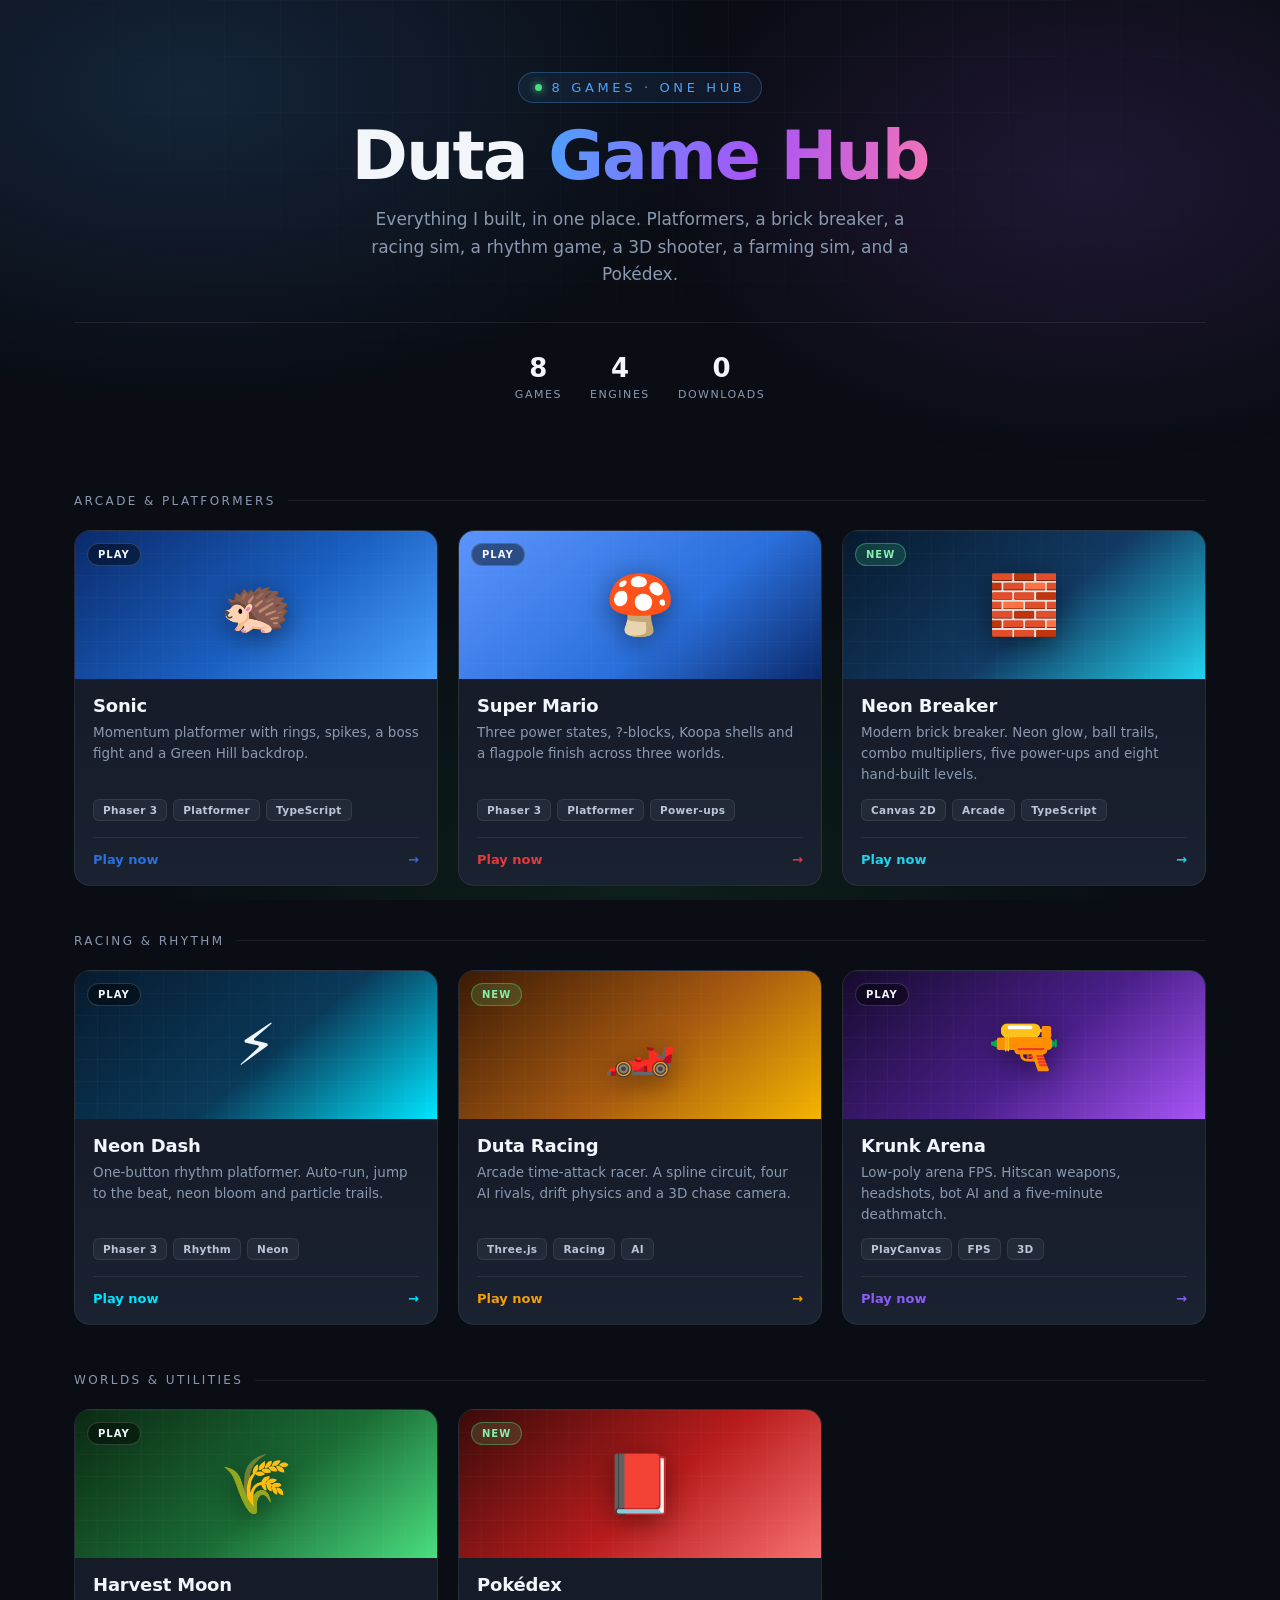
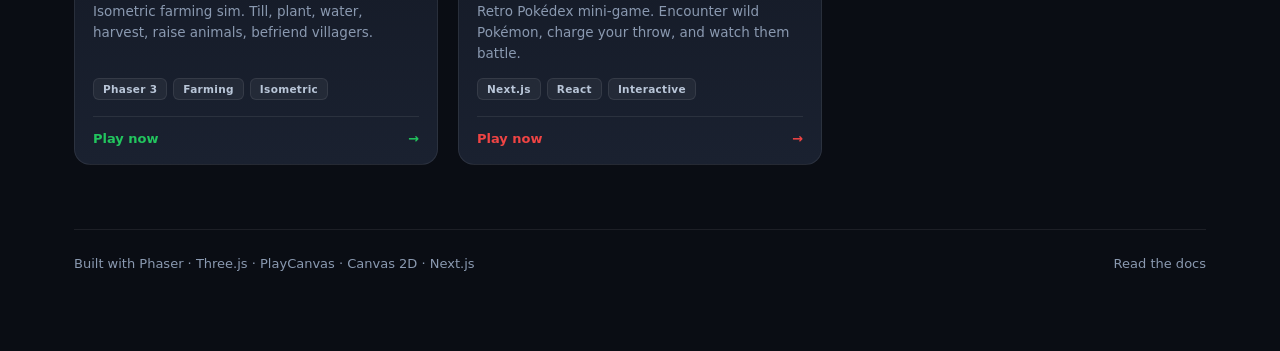
<file: index.html>
<!DOCTYPE html>
<html lang="en">
  <head>
    <meta charset="UTF-8" />
    <meta name="viewport" content="width=device-width, initial-scale=1.0" />
    <title>Duta Game Hub</title>
    <meta name="description" content="A collection of browser games — platformers, racing, rhythm, FPS, farming and a Pokédex." />
    <style>
      :root {
        color-scheme: dark;
        --bg: #0a0d14;
        --surface: #121722;
        --surface-2: #1a2130;
        --border: rgba(255, 255, 255, 0.08);
        --text: #f2f5fa;
        --muted: #8a99b0;
        --accent: #4ea1ff;
      }
      * { margin: 0; padding: 0; box-sizing: border-box; }
      html { scroll-behavior: smooth; }
      body {
        background: var(--bg);
        color: var(--text);
        font-family: system-ui, -apple-system, "Segoe UI", Roboto, sans-serif;
        min-height: 100vh;
        -webkit-font-smoothing: antialiased;
      }

      /* ---------- animated backdrop ---------- */
      .backdrop {
        position: fixed; inset: 0; z-index: 0; pointer-events: none;
        background:
          radial-gradient(60% 50% at 15% 10%, rgba(78, 161, 255, 0.16), transparent 70%),
          radial-gradient(50% 45% at 85% 20%, rgba(168, 85, 247, 0.14), transparent 70%),
          radial-gradient(60% 55% at 50% 100%, rgba(34, 197, 94, 0.10), transparent 70%);
      }
      .grid {
        position: fixed; inset: 0; z-index: 0; pointer-events: none;
        background-image:
          linear-gradient(to right, rgba(255,255,255,0.028) 1px, transparent 1px),
          linear-gradient(to bottom, rgba(255,255,255,0.028) 1px, transparent 1px);
        background-size: 56px 56px;
        mask-image: radial-gradient(ellipse 90% 70% at 50% 0%, black, transparent 75%);
      }

      .wrap { position: relative; z-index: 1; max-width: 1180px; margin: 0 auto; padding: 0 24px 80px; }

      /* ---------- header ---------- */
      header { padding: 72px 0 44px; text-align: center; }
      .logo {
        display: inline-flex; align-items: center; gap: 10px;
        font-size: 13px; letter-spacing: 0.28em; text-transform: uppercase;
        color: var(--accent); margin-bottom: 18px;
        border: 1px solid rgba(78,161,255,0.3);
        background: rgba(78,161,255,0.08);
        padding: 7px 16px; border-radius: 100px;
      }
      .logo .dot {
        width: 7px; height: 7px; border-radius: 50%; background: #4ade80;
        box-shadow: 0 0 8px #4ade80; animation: pulse 2s infinite;
      }
      @keyframes pulse { 0%,100% { opacity: 1 } 50% { opacity: 0.3 } }

      h1 {
        font-size: clamp(38px, 7vw, 68px);
        font-weight: 800; letter-spacing: -0.03em; line-height: 1.02;
        margin-bottom: 16px;
      }
      h1 span {
        background: linear-gradient(100deg, #4ea1ff, #a855f7 55%, #f472b6);
        -webkit-background-clip: text; background-clip: text; color: transparent;
      }
      header p { color: var(--muted); font-size: 17px; max-width: 560px; margin: 0 auto; line-height: 1.6; }

      .stats {
        display: flex; gap: 28px; justify-content: center; flex-wrap: wrap;
        margin-top: 34px; padding-top: 30px; border-top: 1px solid var(--border);
      }
      .stat { text-align: center; }
      .stat b { display: block; font-size: 26px; font-weight: 800; }
      .stat span { font-size: 11px; text-transform: uppercase; letter-spacing: 0.14em; color: var(--muted); }

      /* ---------- grid ---------- */
      .section-label {
        display: flex; align-items: center; gap: 12px;
        margin: 48px 0 22px; font-size: 12px; letter-spacing: 0.2em;
        text-transform: uppercase; color: var(--muted);
      }
      .section-label::after { content: ''; flex: 1; height: 1px; background: var(--border); }

      .grid-cards {
        display: grid; gap: 20px;
        grid-template-columns: repeat(auto-fill, minmax(300px, 1fr));
      }

      .card {
        position: relative; display: flex; flex-direction: column;
        background: linear-gradient(180deg, var(--surface), var(--surface-2));
        border: 1px solid var(--border); border-radius: 16px;
        overflow: hidden; text-decoration: none; color: inherit;
        transition: transform 0.22s cubic-bezier(.2,.8,.3,1), border-color 0.22s, box-shadow 0.22s;
      }
      .card:hover {
        transform: translateY(-5px);
        border-color: var(--card-accent, var(--accent));
        box-shadow: 0 18px 44px -18px var(--card-accent, var(--accent));
      }
      .card:focus-visible { outline: 2px solid var(--accent); outline-offset: 3px; }

      .thumb {
        position: relative; height: 148px; overflow: hidden;
        display: flex; align-items: center; justify-content: center;
        background: var(--thumb-bg, #101827);
      }
      .thumb::after {
        content: ''; position: absolute; inset: 0;
        background-image:
          linear-gradient(to right, rgba(255,255,255,0.05) 1px, transparent 1px),
          linear-gradient(to bottom, rgba(255,255,255,0.05) 1px, transparent 1px);
        background-size: 22px 22px;
        opacity: 0.5;
      }
      .thumb .emoji {
        position: relative; z-index: 1; font-size: 58px; line-height: 1;
        filter: drop-shadow(0 6px 14px rgba(0,0,0,0.45));
        transition: transform 0.3s cubic-bezier(.2,.8,.3,1);
      }
      .card:hover .thumb .emoji { transform: scale(1.14) rotate(-4deg); }

      .badge {
        position: absolute; top: 12px; left: 12px; z-index: 2;
        font-size: 10px; font-weight: 700; letter-spacing: 0.1em; text-transform: uppercase;
        padding: 5px 10px; border-radius: 100px;
        background: rgba(0,0,0,0.45); border: 1px solid rgba(255,255,255,0.16);
        backdrop-filter: blur(6px);
      }
      .badge.new { background: rgba(74,222,128,0.16); border-color: rgba(74,222,128,0.4); color: #86efac; }

      .card-body { padding: 16px 18px 18px; display: flex; flex-direction: column; flex: 1; }
      .card-title { font-size: 18px; font-weight: 700; margin-bottom: 6px; letter-spacing: -0.01em; }
      .card-desc { font-size: 13.5px; color: var(--muted); line-height: 1.55; flex: 1; }

      .tags { display: flex; flex-wrap: wrap; gap: 6px; margin-top: 14px; }
      .tag {
        font-size: 10.5px; font-weight: 600; letter-spacing: 0.03em;
        padding: 4px 9px; border-radius: 6px;
        background: rgba(255,255,255,0.05); border: 1px solid var(--border); color: #b9c6d8;
      }

      .play {
        display: flex; align-items: center; justify-content: space-between;
        margin-top: 16px; padding-top: 14px; border-top: 1px solid var(--border);
        font-size: 13px; font-weight: 700; color: var(--card-accent, var(--accent));
      }
      .play .arrow { transition: transform 0.22s; }
      .card:hover .play .arrow { transform: translateX(5px); }

      footer {
        margin-top: 64px; padding-top: 26px; border-top: 1px solid var(--border);
        display: flex; justify-content: space-between; gap: 16px; flex-wrap: wrap;
        font-size: 13px; color: var(--muted);
      }
      footer a { color: var(--muted); text-decoration: none; }
      footer a:hover { color: var(--text); }
    </style>
  </head>
  <body>
    <div class="backdrop"></div>
    <div class="grid"></div>

    <div class="wrap">
      <header>
        <div class="logo"><span class="dot"></span> 8 games · one hub</div>
        <h1>Duta <span>Game Hub</span></h1>
        <p>
          Everything I built, in one place. Platformers, a brick breaker, a racing
          sim, a rhythm game, a 3D shooter, a farming sim, and a Pokédex.
        </p>
        <div class="stats">
          <div class="stat"><b>8</b><span>Games</span></div>
          <div class="stat"><b>4</b><span>Engines</span></div>
          <div class="stat"><b>0</b><span>Downloads</span></div>
        </div>
      </header>

      <div class="section-label">Arcade &amp; Platformers</div>
      <div class="grid-cards" id="grid-arcade"></div>

      <div class="section-label">Racing &amp; Rhythm</div>
      <div class="grid-cards" id="grid-action"></div>

      <div class="section-label">Worlds &amp; Utilities</div>
      <div class="grid-cards" id="grid-worlds"></div>

      <footer>
        <span>Built with Phaser · Three.js · PlayCanvas · Canvas 2D · Next.js</span>
        <span><a href="README.md">Read the docs</a></span>
      </footer>
    </div>

    <script>
      const GAMES = [
        {
          id: 'sonic',
          title: 'Sonic',
          emoji: '🦔',
          group: 'arcade',
          desc: 'Momentum platformer with rings, spikes, a boss fight and a Green Hill backdrop.',
          tags: ['Phaser 3', 'Platformer', 'TypeScript'],
          accent: '#2a6fdb',
          thumb: 'linear-gradient(140deg,#0b2a6b,#1a5fc0 55%,#4aa3ff)',
          badge: null,
        },
        {
          id: 'mario',
          title: 'Super Mario',
          emoji: '🍄',
          group: 'arcade',
          desc: 'Three power states, ?-blocks, Koopa shells and a flagpole finish across three worlds.',
          tags: ['Phaser 3', 'Platformer', 'Power-ups'],
          accent: '#e23b3b',
          thumb: 'linear-gradient(140deg,#5c94fc,#2a6fdb 60%,#0b2a6b)',
          badge: null,
        },
        {
          id: 'geometrydash',
          title: 'Neon Dash',
          emoji: '⚡',
          group: 'action',
          desc: 'One-button rhythm platformer. Auto-run, jump to the beat, neon bloom and particle trails.',
          tags: ['Phaser 3', 'Rhythm', 'Neon'],
          accent: '#00e5ff',
          thumb: 'linear-gradient(140deg,#071a2e,#0a3a5a 55%,#00e5ff)',
          badge: null,
        },
        {
          id: 'breaker',
          title: 'Neon Breaker',
          emoji: '🧱',
          group: 'arcade',
          desc: 'Modern brick breaker. Neon glow, ball trails, combo multipliers, five power-ups and eight hand-built levels.',
          tags: ['Canvas 2D', 'Arcade', 'TypeScript'],
          accent: '#22d3ee',
          thumb: 'linear-gradient(140deg,#071a2e,#123a63 55%,#22d3ee)',
          badge: 'NEW',
        },
        {
          id: 'duta-racing',
          title: 'Duta Racing',
          emoji: '🏎️',
          group: 'action',
          desc: 'Arcade time-attack racer. A spline circuit, four AI rivals, drift physics and a 3D chase camera.',
          tags: ['Three.js', 'Racing', 'AI'],
          accent: '#f59e0b',
          thumb: 'linear-gradient(140deg,#3a1a06,#a85a10 55%,#f5b400)',
          badge: 'NEW',
        },
        {
          id: 'krunker',
          title: 'Krunk Arena',
          emoji: '🔫',
          group: 'action',
          desc: 'Low-poly arena FPS. Hitscan weapons, headshots, bot AI and a five-minute deathmatch.',
          tags: ['PlayCanvas', 'FPS', '3D'],
          accent: '#8b5cf6',
          thumb: 'linear-gradient(140deg,#160b2e,#4a1f8a 55%,#a855f7)',
          badge: null,
        },
        {
          id: 'harvestmoon',
          title: 'Harvest Moon',
          emoji: '🌾',
          group: 'worlds',
          desc: 'Isometric farming sim. Till, plant, water, harvest, raise animals, befriend villagers.',
          tags: ['Phaser 3', 'Farming', 'Isometric'],
          accent: '#22c55e',
          thumb: 'linear-gradient(140deg,#0b2a14,#1a6b34 55%,#4ade80)',
          badge: null,
        },
        {
          id: 'pokedex',
          title: 'Pokédex',
          emoji: '📕',
          group: 'worlds',
          desc: 'Retro Pokédex mini-game. Encounter wild Pokémon, charge your throw, and watch them battle.',
          tags: ['Next.js', 'React', 'Interactive'],
          accent: '#ef4444',
          thumb: 'linear-gradient(140deg,#3a0a0a,#b91c1c 55%,#f87171)',
          badge: 'NEW',
        },
      ];

      function card(g) {
        const badge = g.badge ? `<span class="badge new">${g.badge}</span>` : `<span class="badge">Play</span>`;
        return `
          <a class="card" href="games/${g.id}/" style="--card-accent:${g.accent}">
            <div class="thumb" style="--thumb-bg:${g.thumb}">
              ${badge}
              <span class="emoji">${g.emoji}</span>
            </div>
            <div class="card-body">
              <div class="card-title">${g.title}</div>
              <p class="card-desc">${g.desc}</p>
              <div class="tags">${g.tags.map((t) => `<span class="tag">${t}</span>`).join('')}</div>
              <div class="play"><span>Play now</span><span class="arrow">→</span></div>
            </div>
          </a>`;
      }

      for (const group of ['arcade', 'action', 'worlds']) {
        document.getElementById('grid-' + group).innerHTML =
          GAMES.filter((g) => g.group === group).map(card).join('');
      }
    </script>
  </body>
</html>
</file>
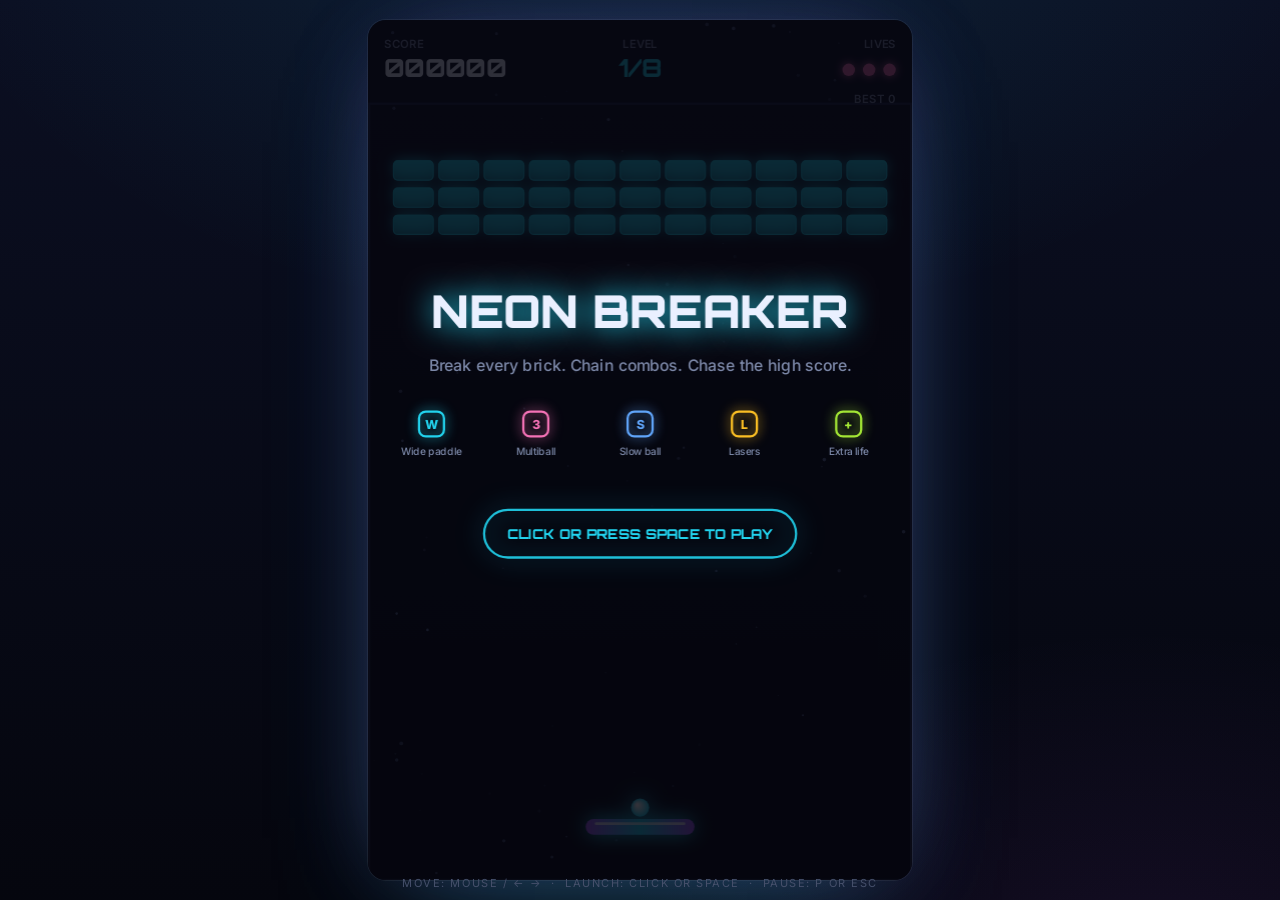
<file: games/breaker/index.html>
<!DOCTYPE html>
<html lang="en">
  <head>
    <meta charset="UTF-8" />
    <meta name="viewport" content="width=device-width, initial-scale=1.0, maximum-scale=1.0, user-scalable=no" />
    <title>Neon Breaker — Brick Breaker</title>
    <meta name="description" content="A modern neon brick breaker. Break every brick, chain combos, chase the high score." />
    <link rel="preconnect" href="https://fonts.googleapis.com" />
    <link rel="preconnect" href="https://fonts.gstatic.com" crossorigin />
    <link
      href="https://fonts.googleapis.com/css2?family=Orbitron:wght@600;800;900&family=Inter:wght@400;500;600;700&display=swap"
      rel="stylesheet"
    />
    <style>
      :root {
        color-scheme: dark;
        --bg-0: #05060e;
        --bg-1: #0b0f22;
        --ink: #eaf0ff;
        --dim: #7c88a8;
        --cyan: #22d3ee;
        --violet: #a855f7;
        --pink: #f472b6;
      }
      * { margin: 0; padding: 0; box-sizing: border-box; }
      html, body {
        height: 100%;
        background: var(--bg-0);
        color: var(--ink);
        font-family: 'Inter', system-ui, -apple-system, 'Segoe UI', Roboto, sans-serif;
        overflow: hidden;
        -webkit-font-smoothing: antialiased;
        overscroll-behavior: none;
      }
      #app {
        position: fixed;
        inset: 0;
        display: grid;
        place-items: center;
        background:
          radial-gradient(1200px 700px at 50% -10%, rgba(34, 211, 238, 0.10), transparent 60%),
          radial-gradient(900px 600px at 90% 110%, rgba(168, 85, 247, 0.10), transparent 60%),
          linear-gradient(180deg, var(--bg-1), var(--bg-0));
      }
      #stage {
        position: relative;
        line-height: 0;
        border-radius: 18px;
        overflow: hidden;
        box-shadow:
          0 0 0 1px rgba(255, 255, 255, 0.06),
          0 40px 120px -40px rgba(34, 211, 238, 0.35),
          0 0 90px -30px rgba(168, 85, 247, 0.35);
      }
      #game {
        display: block;
        touch-action: none;
        cursor: none;
        max-width: 100vw;
        max-height: 100vh;
      }
      #hint {
        position: fixed;
        bottom: 10px;
        left: 0;
        right: 0;
        text-align: center;
        color: #46506b;
        font-size: 11px;
        letter-spacing: 0.14em;
        text-transform: uppercase;
        pointer-events: none;
        user-select: none;
      }
    </style>
    <script type="module" crossorigin src="./assets/index-DhsdeVqu.js"></script>
  </head>
  <body>
    <div id="app">
      <div id="stage"><canvas id="game"></canvas></div>
    </div>
    <div id="hint">Move: mouse / ← → &nbsp;·&nbsp; Launch: click or space &nbsp;·&nbsp; Pause: P or Esc</div>
  </body>
</html>
</file>
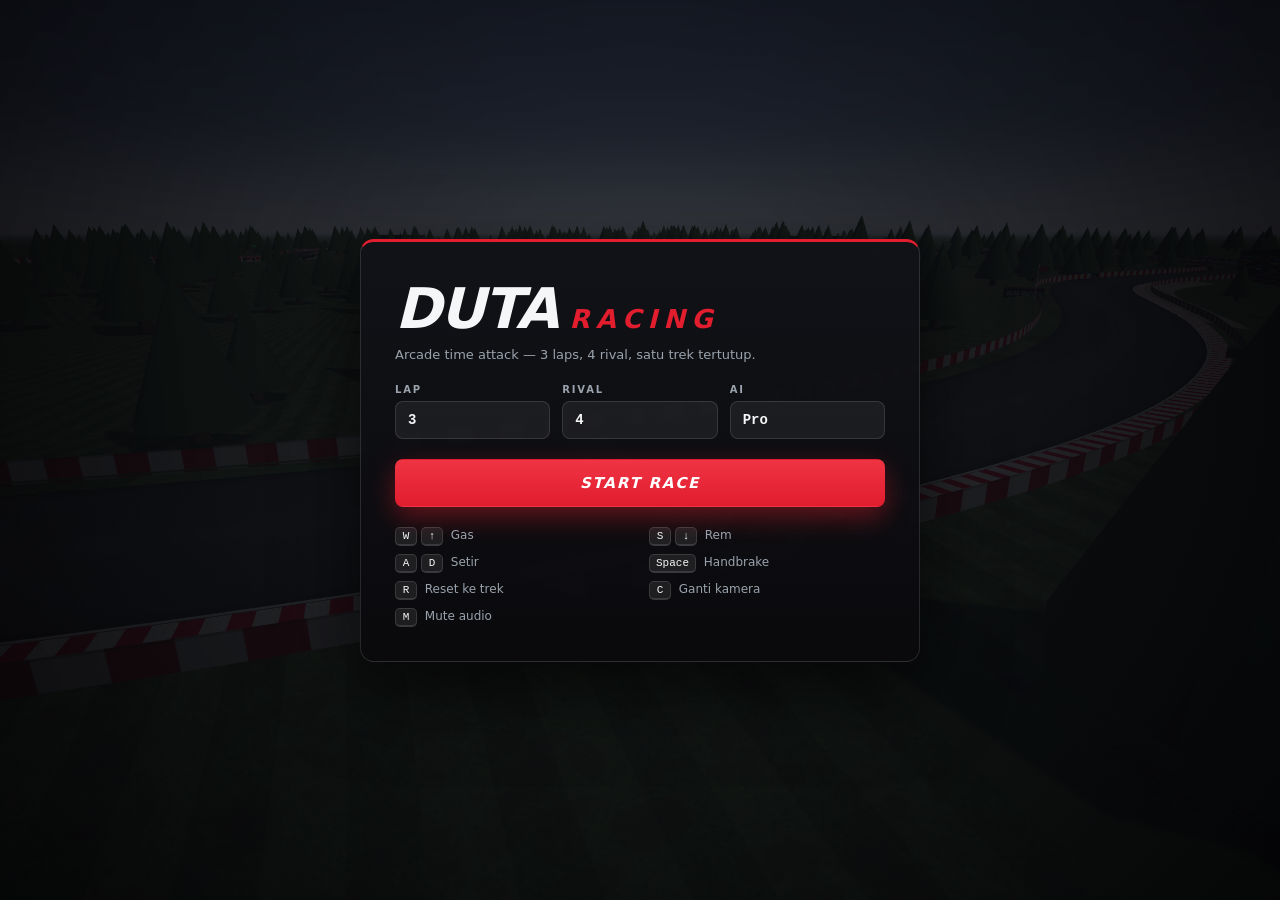
<file: games/duta-racing/index.html>
<!doctype html>
<html lang="id">
  <head>
    <meta charset="UTF-8" />
    <meta name="viewport" content="width=device-width, initial-scale=1.0, maximum-scale=1.0, user-scalable=no" />
    <title>DUTA RACING</title>
    <link rel="icon" href="data:image/svg+xml,%3Csvg xmlns='http://www.w3.org/2000/svg' viewBox='0 0 32 32'%3E%3Crect width='32' height='32' rx='6' fill='%230b0b0d'/%3E%3Cpath d='M6 20h20l-3-8H9z' fill='%23e11d2e'/%3E%3C/svg%3E" />
    <script type="module" crossorigin src="./assets/index-CRLZNiXB.js"></script>
    <link rel="stylesheet" crossorigin href="./assets/index-DWKCYwVd.css">
  </head>
  <body>
    <div id="app">
      <canvas id="scene"></canvas>

      <div id="hud" class="hidden">
        <div class="hud-left">
          <div class="panel panel-timing">
            <div class="timing-row">
              <span class="timing-label">LAP</span>
              <span class="timing-value" id="hud-lap">1/3</span>
            </div>
            <div class="timing-row">
              <span class="timing-label">POS</span>
              <span class="timing-value" id="hud-pos">1/5</span>
            </div>
            <div class="timing-row">
              <span class="timing-label">TIME</span>
              <span class="timing-value" id="hud-time">0:00.00</span>
            </div>
            <div class="timing-row">
              <span class="timing-label">BEST</span>
              <span class="timing-value dim" id="hud-best">--:--.--</span>
            </div>
            <div class="timing-row">
              <span class="timing-label">LAST</span>
              <span class="timing-value dim" id="hud-last">--:--.--</span>
            </div>
            <div class="timing-row">
              <span class="timing-label">DELTA</span>
              <span class="timing-value dim" id="hud-delta">--.---</span>
            </div>
          </div>

          <div class="panel panel-standings">
            <div class="panel-title">STANDINGS</div>
            <ol id="hud-standings"></ol>
          </div>
        </div>

        <div class="hud-right">
          <div class="panel panel-minimap">
            <canvas id="minimap" width="220" height="220"></canvas>
          </div>
          <div class="panel panel-speed">
            <div class="speed-value"><span id="hud-speed">0</span><span class="speed-unit">KM/H</span></div>
            <div class="gear-row"><span class="gear-value" id="hud-gear">N</span><span class="rpm-track"><span class="rpm-fill" id="hud-rpm"></span></span></div>
          </div>
        </div>

        <div class="hud-tip" id="hud-tip">W / &uarr; gas &nbsp;·&nbsp; S / &darr; brake &nbsp;·&nbsp; A D steer &nbsp;·&nbsp; SPACE handbrake &nbsp;·&nbsp; R reset &nbsp;·&nbsp; C camera &nbsp;·&nbsp; M mute</div>
        <div class="hud-warning hidden" id="hud-warning">OFF TRACK</div>
      </div>

      <div id="countdown" class="hidden"><span id="countdown-value">3</span></div>

      <div id="menu" class="overlay">
        <div class="menu-card">
          <div class="brand">
            <span class="brand-main">DUTA</span><span class="brand-sub">RACING</span>
          </div>
          <p class="menu-tagline">Arcade time attack — 3 laps, 4 rival, satu trek tertutup.</p>

          <div class="menu-grid">
            <div class="menu-field">
              <label for="opt-laps">LAP</label>
              <select id="opt-laps">
                <option value="1">1</option>
                <option value="3" selected>3</option>
                <option value="5">5</option>
              </select>
            </div>
            <div class="menu-field">
              <label for="opt-rivals">RIVAL</label>
              <select id="opt-rivals">
                <option value="0">0</option>
                <option value="2">2</option>
                <option value="3">3</option>
                <option value="4" selected>4</option>
                <option value="6">6</option>
              </select>
            </div>
            <div class="menu-field">
              <label for="opt-difficulty">AI</label>
              <select id="opt-difficulty">
                <option value="0.82">Rookie</option>
                <option value="0.9" selected>Pro</option>
                <option value="0.97">Legend</option>
              </select>
            </div>
          </div>

          <button id="btn-start" type="button">START RACE</button>

          <div class="controls-help">
            <div><kbd>W</kbd><kbd>&uarr;</kbd> Gas</div>
            <div><kbd>S</kbd><kbd>&darr;</kbd> Rem</div>
            <div><kbd>A</kbd><kbd>D</kbd> Setir</div>
            <div><kbd>Space</kbd> Handbrake</div>
            <div><kbd>R</kbd> Reset ke trek</div>
            <div><kbd>C</kbd> Ganti kamera</div>
            <div><kbd>M</kbd> Mute audio</div>
          </div>
        </div>
      </div>

      <div id="results" class="overlay hidden">
        <div class="results-card">
          <div class="results-title" id="results-title">FINISH</div>
          <div class="results-sub" id="results-sub">P1 · 3 laps</div>
          <table class="results-table">
            <thead>
              <tr><th>#</th><th>DRIVER</th><th>BEST LAP</th><th>TOTAL</th></tr>
            </thead>
            <tbody id="results-body"></tbody>
          </table>
          <div class="results-actions">
            <button id="btn-restart" type="button">RACE AGAIN</button>
            <button id="btn-menu" type="button" class="ghost">MAIN MENU</button>
          </div>
        </div>
      </div>

      <div id="loading" class="overlay">
        <div class="loading-inner"><span class="spinner"></span>MEMBANGUN TREK…</div>
      </div>
    </div>

  </body>
</html>
</file>
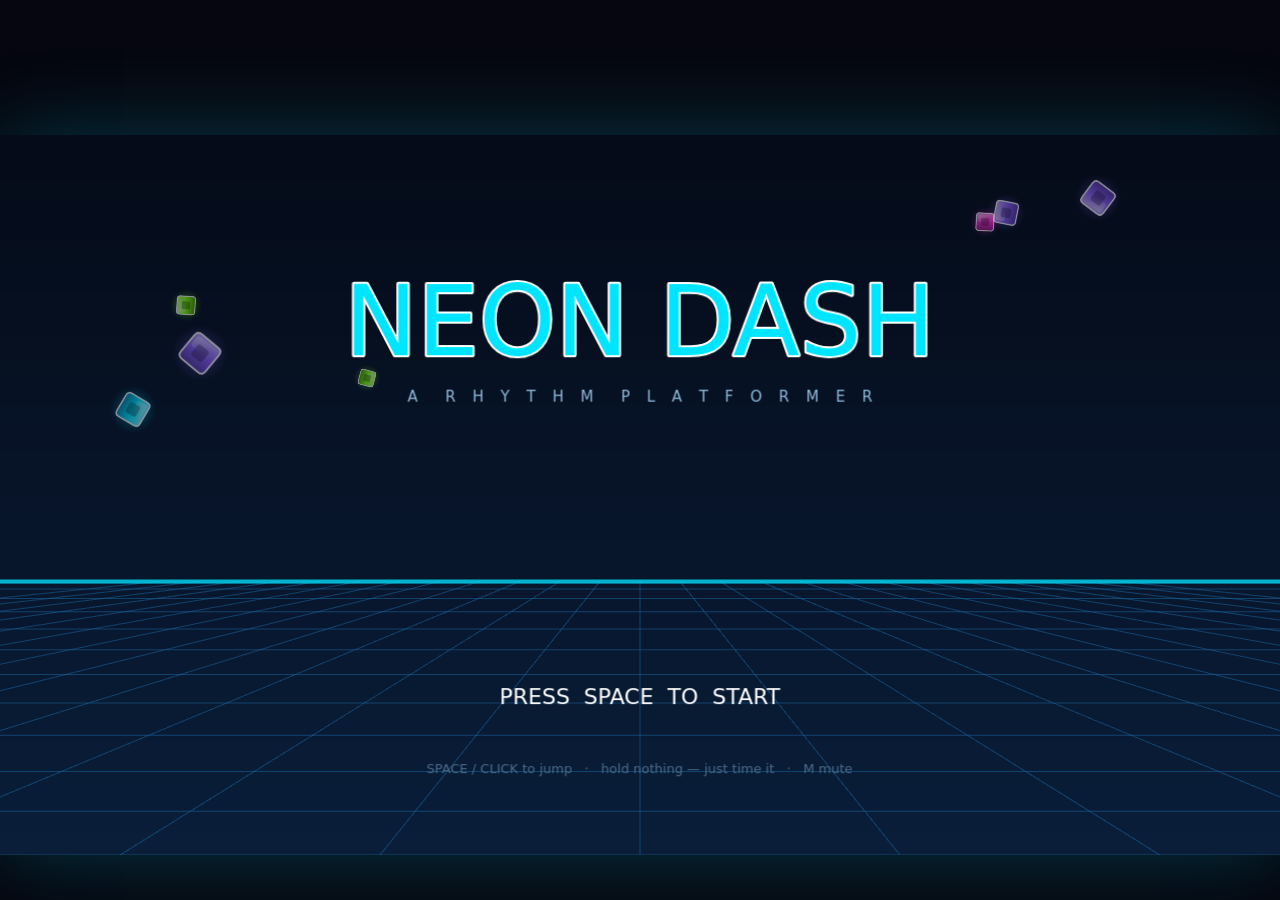
<file: games/geometrydash/index.html>
<!DOCTYPE html>
<html lang="en">
  <head>
    <meta charset="UTF-8" />
    <meta name="viewport" content="width=device-width, initial-scale=1.0" />
    <title>Neon Dash — Rhythm Platformer</title>
    <style>
      :root { color-scheme: dark; }
      * { margin: 0; padding: 0; box-sizing: border-box; }
      html, body {
        height: 100%;
        background: #05060f;
        overflow: hidden;
        font-family: system-ui, -apple-system, "Segoe UI", Roboto, sans-serif;
      }
      #game {
        width: 100vw;
        height: 100vh;
        display: flex;
        align-items: center;
        justify-content: center;
      }
      #game canvas {
        display: block;
        box-shadow: 0 0 80px rgba(0, 229, 255, 0.22);
      }
    </style>
    <script type="module" crossorigin src="./assets/index-BvZOjsDr.js"></script>
  </head>
  <body>
    <div id="game"></div>
  </body>
</html>
</file>
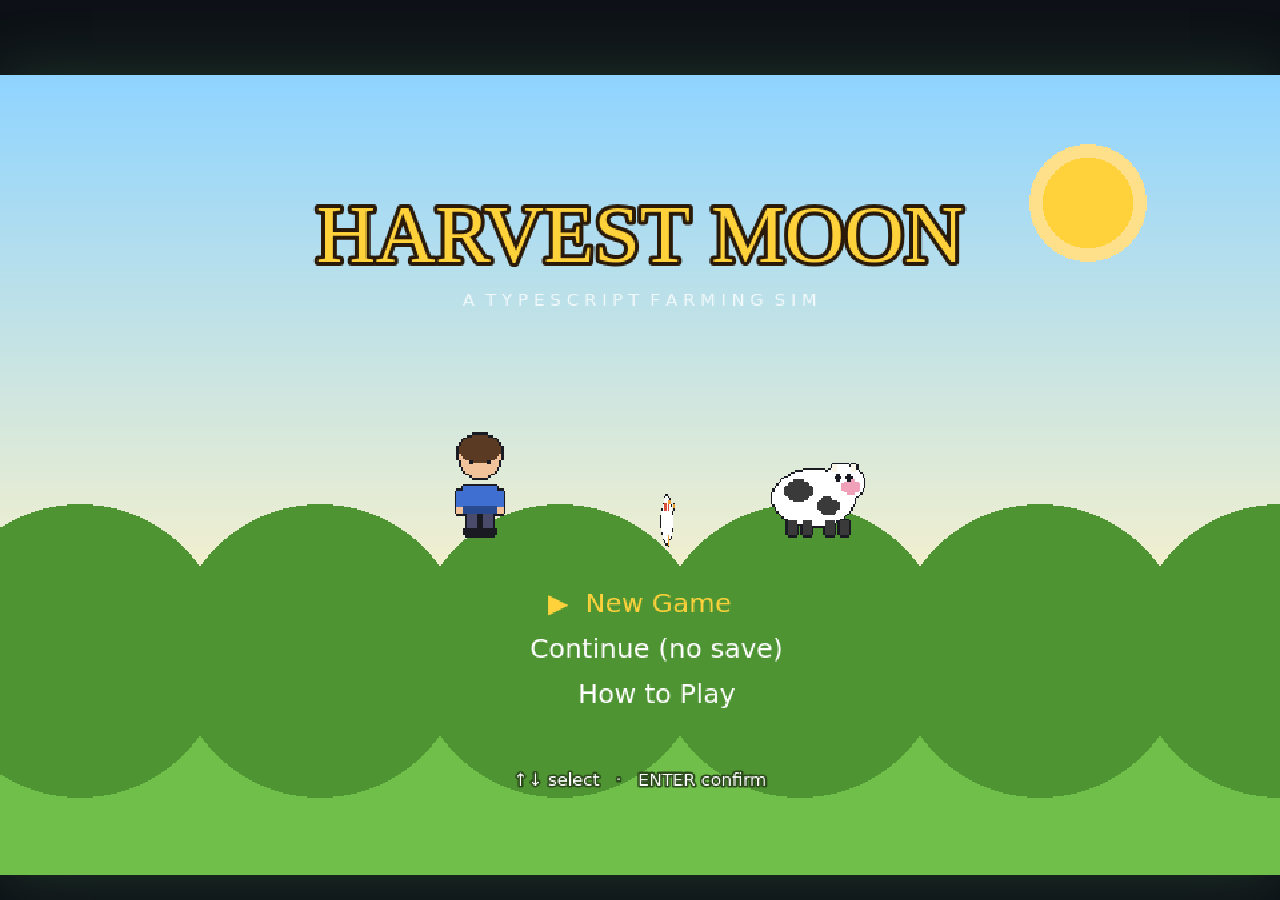
<file: games/harvestmoon/index.html>
<!DOCTYPE html>
<html lang="en">
  <head>
    <meta charset="UTF-8" />
    <meta name="viewport" content="width=device-width, initial-scale=1.0" />
    <title>Harvest Moon — TypeScript Farming Sim</title>
    <style>
      :root { color-scheme: dark; }
      * { margin: 0; padding: 0; box-sizing: border-box; }
      html, body {
        height: 100%;
        background: #0d1117;
        overflow: hidden;
        font-family: system-ui, -apple-system, "Segoe UI", Roboto, sans-serif;
      }
      #game {
        width: 100vw;
        height: 100vh;
        display: flex;
        align-items: center;
        justify-content: center;
      }
      #game canvas {
        display: block;
        image-rendering: pixelated;
        box-shadow: 0 0 60px rgba(90, 170, 90, 0.25);
      }
      #hint {
        position: fixed;
        bottom: 8px;
        left: 0;
        right: 0;
        text-align: center;
        color: #3a4358;
        font-size: 11px;
        letter-spacing: 0.05em;
        pointer-events: none;
      }
    </style>
    <script type="module" crossorigin src="./assets/index-BtAlnfbG.js"></script>
  </head>
  <body>
    <div id="game"></div>
  </body>
</html>
</file>
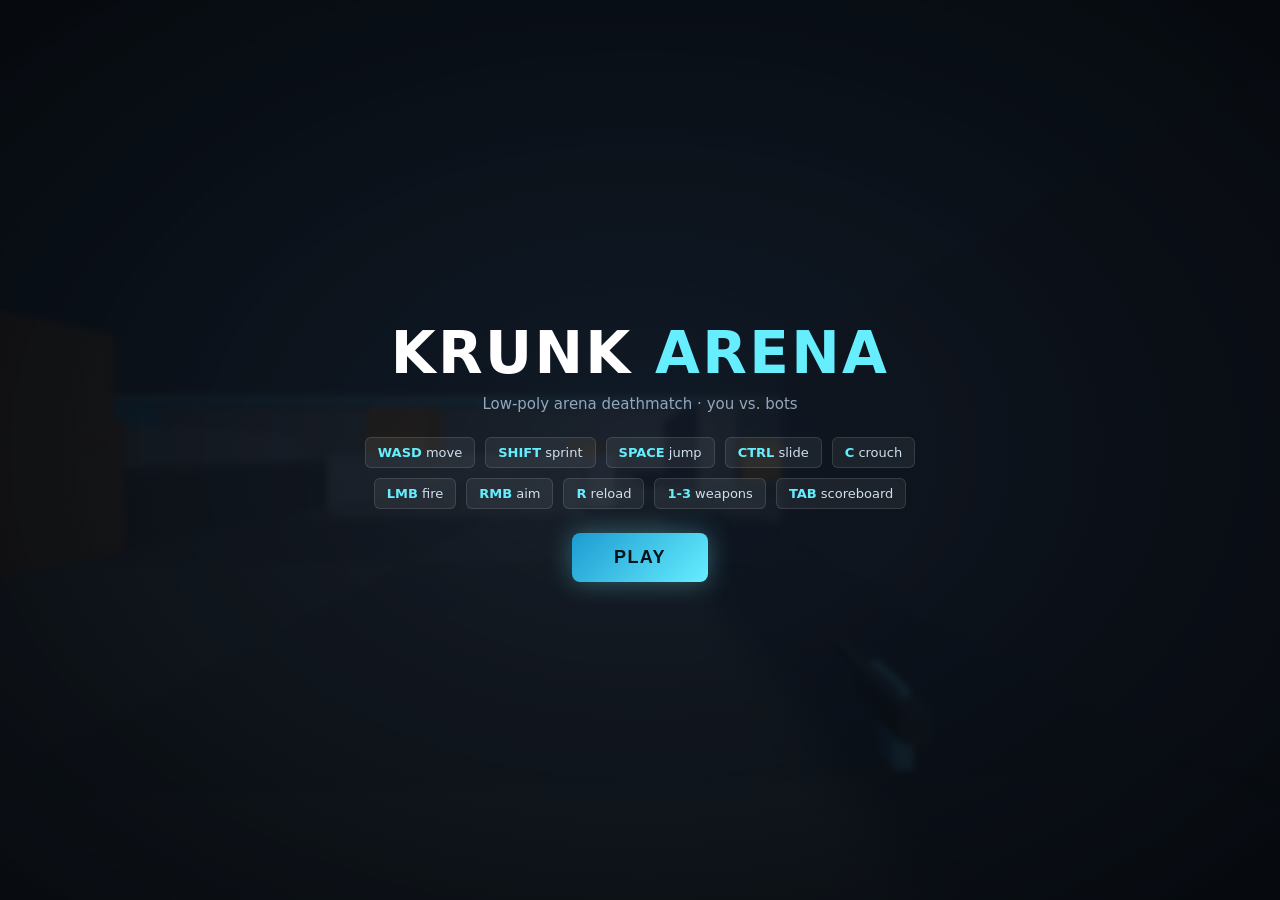
<file: games/krunker/index.html>
<!DOCTYPE html>
<html lang="en">
  <head>
    <meta charset="UTF-8" />
    <meta name="viewport" content="width=device-width, initial-scale=1.0" />
    <title>Krunk Arena — Low-Poly FPS</title>
    <style>
      :root { color-scheme: dark; }
      * { margin: 0; padding: 0; box-sizing: border-box; }
      html, body {
        width: 100%; height: 100%;
        background: #0b0f14;
        overflow: hidden;
        font-family: "Segoe UI", system-ui, -apple-system, Roboto, sans-serif;
        color: #fff;
        user-select: none;
      }
      #app { position: fixed; inset: 0; }
      #app canvas { display: block; width: 100%; height: 100%; }

      /* ---------- HUD ---------- */
      #hud { position: fixed; inset: 0; pointer-events: none; z-index: 10; }

      .crosshair {
        position: absolute; left: 50%; top: 50%;
        transform: translate(-50%, -50%);
        width: 22px; height: 22px;
      }
      .crosshair::before, .crosshair::after {
        content: ''; position: absolute; background: #6ef;
        box-shadow: 0 0 4px #0af, 0 0 2px #000;
      }
      .crosshair::before { left: 50%; top: 0; width: 2px; height: 100%; transform: translateX(-50%); }
      .crosshair::after { top: 50%; left: 0; height: 2px; width: 100%; transform: translateY(-50%); }
      .crosshair.hit::before, .crosshair.hit::after { background: #ff4d4d; box-shadow: 0 0 6px #f00; }

      .corner {
        position: absolute; padding: 10px 14px;
        background: rgba(8, 12, 18, 0.62);
        border: 1px solid rgba(110, 238, 255, 0.18);
        border-radius: 6px;
        font-size: 13px; line-height: 1.5;
        letter-spacing: 0.03em;
        backdrop-filter: blur(4px);
      }
      #topleft { left: 16px; top: 16px; min-width: 190px; }
      #topright { right: 16px; top: 16px; text-align: right; min-width: 150px; }
      #bottomleft { left: 16px; bottom: 16px; }
      #bottomright { right: 16px; bottom: 16px; text-align: right; }

      .label { color: #7f93a8; font-size: 11px; text-transform: uppercase; letter-spacing: 0.12em; }
      .big { font-size: 26px; font-weight: 700; }
      .accent { color: #6ef; }
      .warn { color: #ffcf4d; }
      .bad { color: #ff5b5b; }
      .good { color: #6dff9e; }

      #hpbar {
        width: 190px; height: 10px; margin-top: 6px;
        background: rgba(255,255,255,0.1);
        border-radius: 5px; overflow: hidden;
      }
      #hpfill { height: 100%; width: 100%; background: linear-gradient(90deg,#6dff9e,#39d97a); transition: width 0.12s linear; }

      #killfeed {
        position: absolute; right: 16px; top: 110px;
        display: flex; flex-direction: column; gap: 6px; align-items: flex-end;
      }
      .killline {
        background: rgba(8, 12, 18, 0.72);
        border-left: 3px solid #6ef;
        padding: 5px 10px; border-radius: 4px;
        font-size: 13px;
        animation: slideIn 0.18s ease-out;
      }
      .killline .me { color: #6dff9e; font-weight: 700; }
      .killline .them { color: #ff8a8a; }
      @keyframes slideIn { from { opacity: 0; transform: translateX(16px); } to { opacity: 1; transform: none; } }

      #hitmarker {
        position: absolute; left: 50%; top: 50%;
        transform: translate(-50%,-50%);
        font-size: 26px; color: #fff; opacity: 0;
        text-shadow: 0 0 6px #f00;
      }
      #hitmarker.show { animation: hitPop 0.22s ease-out; }
      @keyframes hitPop { 0% { opacity: 1; transform: translate(-50%,-50%) scale(0.7); } 100% { opacity: 0; transform: translate(-50%,-50%) scale(1.5); } }

      #damageflash {
        position: absolute; inset: 0;
        box-shadow: inset 0 0 160px rgba(255, 0, 0, 0);
        transition: box-shadow 0.12s ease-out;
      }
      #damageflash.hit { box-shadow: inset 0 0 160px rgba(255, 0, 0, 0.55); }

      #scoreboard {
        position: absolute; left: 50%; top: 50%; transform: translate(-50%,-50%);
        background: rgba(8, 12, 18, 0.94);
        border: 1px solid rgba(110,238,255,0.28);
        border-radius: 10px; padding: 18px 22px; min-width: 380px;
        display: none;
      }
      #scoreboard h2 { font-size: 15px; letter-spacing: 0.16em; color: #6ef; margin-bottom: 12px; text-transform: uppercase; }
      #scoreboard table { width: 100%; border-collapse: collapse; font-size: 14px; }
      #scoreboard th { text-align: left; color: #7f93a8; font-size: 11px; text-transform: uppercase; letter-spacing: 0.1em; padding-bottom: 6px; }
      #scoreboard td { padding: 5px 0; border-top: 1px solid rgba(255,255,255,0.07); }
      #scoreboard tr.you td { color: #6dff9e; font-weight: 700; }

      /* ---------- overlays ---------- */
      .overlay {
        position: fixed; inset: 0; z-index: 30;
        display: flex; flex-direction: column; align-items: center; justify-content: center;
        background: radial-gradient(ellipse at center, rgba(12,20,30,0.86), rgba(5,8,12,0.97));
        backdrop-filter: blur(3px);
      }
      .overlay.hidden { display: none; }
      .overlay h1 { font-size: 58px; letter-spacing: 0.04em; margin-bottom: 8px; }
      .overlay h1 span { color: #6ef; }
      .overlay p { color: #93a7bb; margin-bottom: 6px; font-size: 15px; }
      .keyrow { display: flex; gap: 10px; flex-wrap: wrap; justify-content: center; margin: 18px 0 24px; max-width: 640px; }
      .key { background: rgba(255,255,255,0.06); border: 1px solid rgba(255,255,255,0.12); border-radius: 6px; padding: 7px 12px; font-size: 13px; color: #cfe0ef; }
      .key b { color: #6ef; }
      button.play {
        pointer-events: auto;
        background: linear-gradient(135deg, #1d9bd1, #6ef);
        color: #04121a; border: none; border-radius: 8px;
        padding: 14px 42px; font-size: 18px; font-weight: 800;
        letter-spacing: 0.08em; cursor: pointer; text-transform: uppercase;
        box-shadow: 0 0 26px rgba(110,238,255,0.35);
      }
      button.play:hover { transform: translateY(-1px); box-shadow: 0 0 36px rgba(110,238,255,0.55); }

      #loading { font-size: 14px; color: #6ef; letter-spacing: 0.2em; }

      .vignette {
        position: absolute; inset: 0;
        box-shadow: inset 0 0 220px rgba(0,0,0,0.75);
        pointer-events: none;
      }
    </style>
    <script type="module" crossorigin src="./assets/index-DtCJDjAb.js"></script>
  </head>
  <body>
    <div id="app"></div>

    <div id="hud">
      <div class="vignette"></div>
      <div class="crosshair" id="crosshair"></div>
      <div id="hitmarker">✕</div>
      <div id="damageflash"></div>

      <div class="corner" id="topleft">
        <div class="label">Health</div>
        <div class="big" id="hp">100</div>
        <div id="hpbar"><div id="hpfill"></div></div>
      </div>

      <div class="corner" id="topright">
        <div class="label">Weapon</div>
        <div class="big" id="weapon">RIFLE</div>
        <div><span class="accent" id="ammo">30</span> / <span id="reserve">120</span></div>
        <div class="label" id="reloadhint" style="margin-top:4px">&nbsp;</div>
      </div>

      <div class="corner" id="bottomleft">
        <div class="label">Score</div>
        <div class="big" id="score">0</div>
        <div class="label">Kills <span class="good" id="kills">0</span> · Deaths <span class="bad" id="deaths">0</span></div>
      </div>

      <div class="corner" id="bottomright">
        <div class="label">Match</div>
        <div class="big" id="timer">5:00</div>
        <div class="label"><span id="fps">60</span> FPS · <span id="lead">Tied</span></div>
      </div>

      <div id="killfeed"></div>

      <div id="scoreboard">
        <h2>Scoreboard — hold TAB</h2>
        <table>
          <thead><tr><th>Player</th><th>K</th><th>D</th><th>Score</th></tr></thead>
          <tbody id="scorebody"></tbody>
        </table>
      </div>
    </div>

    <div class="overlay" id="menu">
      <h1>KRUNK <span>ARENA</span></h1>
      <p>Low-poly arena deathmatch · you vs. bots</p>
      <div class="keyrow">
        <div class="key"><b>WASD</b> move</div>
        <div class="key"><b>SHIFT</b> sprint</div>
        <div class="key"><b>SPACE</b> jump</div>
        <div class="key"><b>CTRL</b> slide</div>
        <div class="key"><b>C</b> crouch</div>
        <div class="key"><b>LMB</b> fire</div>
        <div class="key"><b>RMB</b> aim</div>
        <div class="key"><b>R</b> reload</div>
        <div class="key"><b>1-3</b> weapons</div>
        <div class="key"><b>TAB</b> scoreboard</div>
      </div>
      <button class="play" id="playbtn">Play</button>
    </div>

    <div class="overlay hidden" id="paused">
      <h1>PAUSED</h1>
      <p>Click resume to lock the mouse again.</p>
      <div class="keyrow" style="margin-top:20px">
        <button class="play" id="resumebtn">Resume</button>
      </div>
    </div>

    <div class="overlay hidden" id="matchend">
      <h1 id="matchendtitle">MATCH OVER</h1>
      <p id="matchendsub"></p>
      <div class="keyrow" style="margin-top:20px">
        <button class="play" id="againbtn">Play Again</button>
      </div>
    </div>

  </body>
</html>
</file>
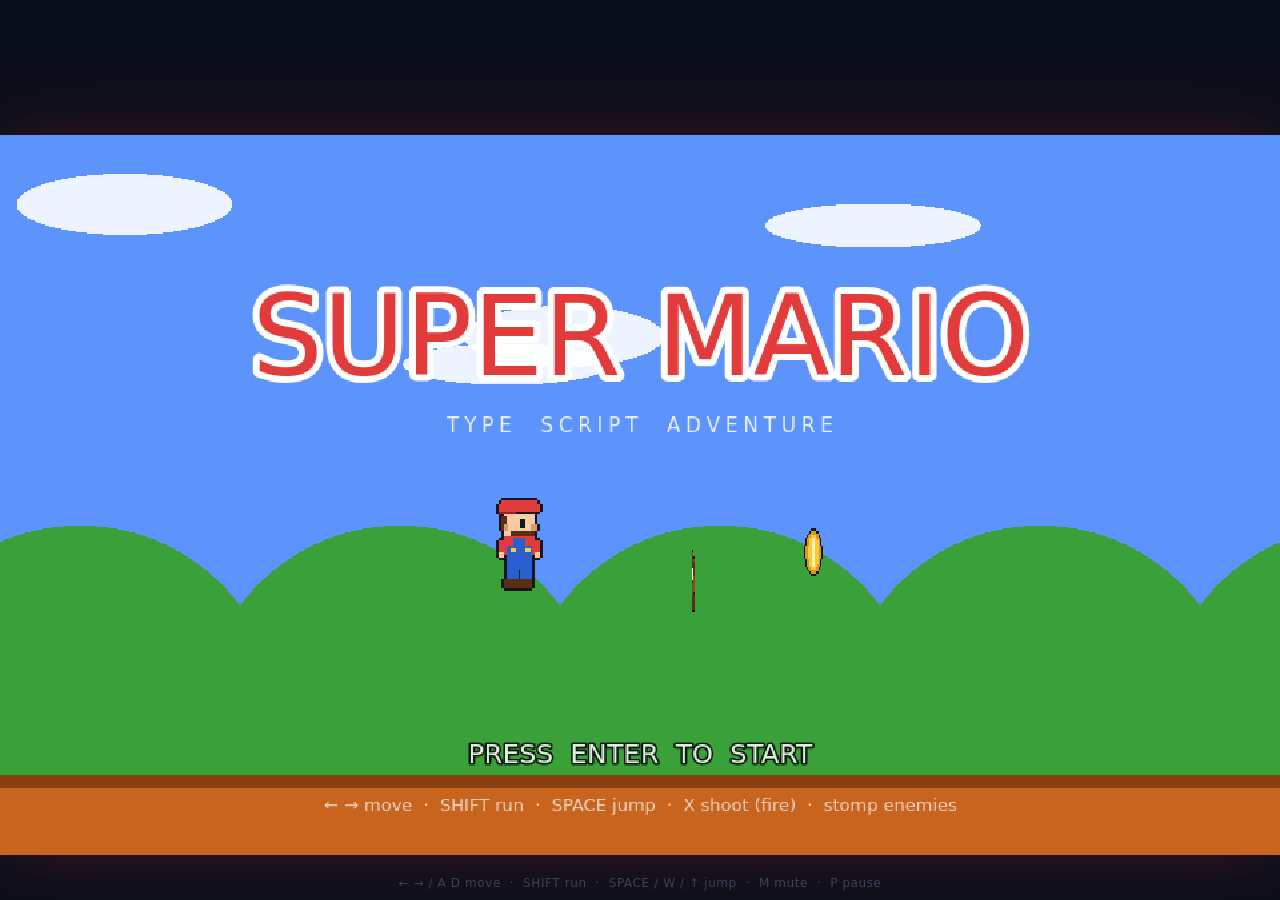
<file: games/mario/index.html>
<!DOCTYPE html>
<html lang="en">
  <head>
    <meta charset="UTF-8" />
    <meta name="viewport" content="width=device-width, initial-scale=1.0" />
    <title>Mario — TypeScript Platformer</title>
    <style>
      :root { color-scheme: dark; }
      * { margin: 0; padding: 0; box-sizing: border-box; }
      html, body {
        height: 100%;
        background: #0a0e1a;
        overflow: hidden;
        font-family: system-ui, -apple-system, "Segoe UI", Roboto, sans-serif;
      }
      #game {
        width: 100vw;
        height: 100vh;
        display: flex;
        align-items: center;
        justify-content: center;
      }
      #game canvas {
        display: block;
        image-rendering: pixelated;
        box-shadow: 0 0 60px rgba(226, 59, 59, 0.22);
      }
      #hint {
        position: fixed;
        bottom: 10px;
        left: 0;
        right: 0;
        text-align: center;
        color: #3a4358;
        font-size: 12px;
        letter-spacing: 0.05em;
        pointer-events: none;
      }
    </style>
    <script type="module" crossorigin src="./assets/index-DCWcIjPB.js"></script>
  </head>
  <body>
    <div id="game"></div>
    <div id="hint">← → / A D  move &nbsp;·&nbsp; SHIFT  run &nbsp;·&nbsp; SPACE / W / ↑ jump &nbsp;·&nbsp; M mute &nbsp;·&nbsp; P pause</div>
  </body>
</html>
</file>
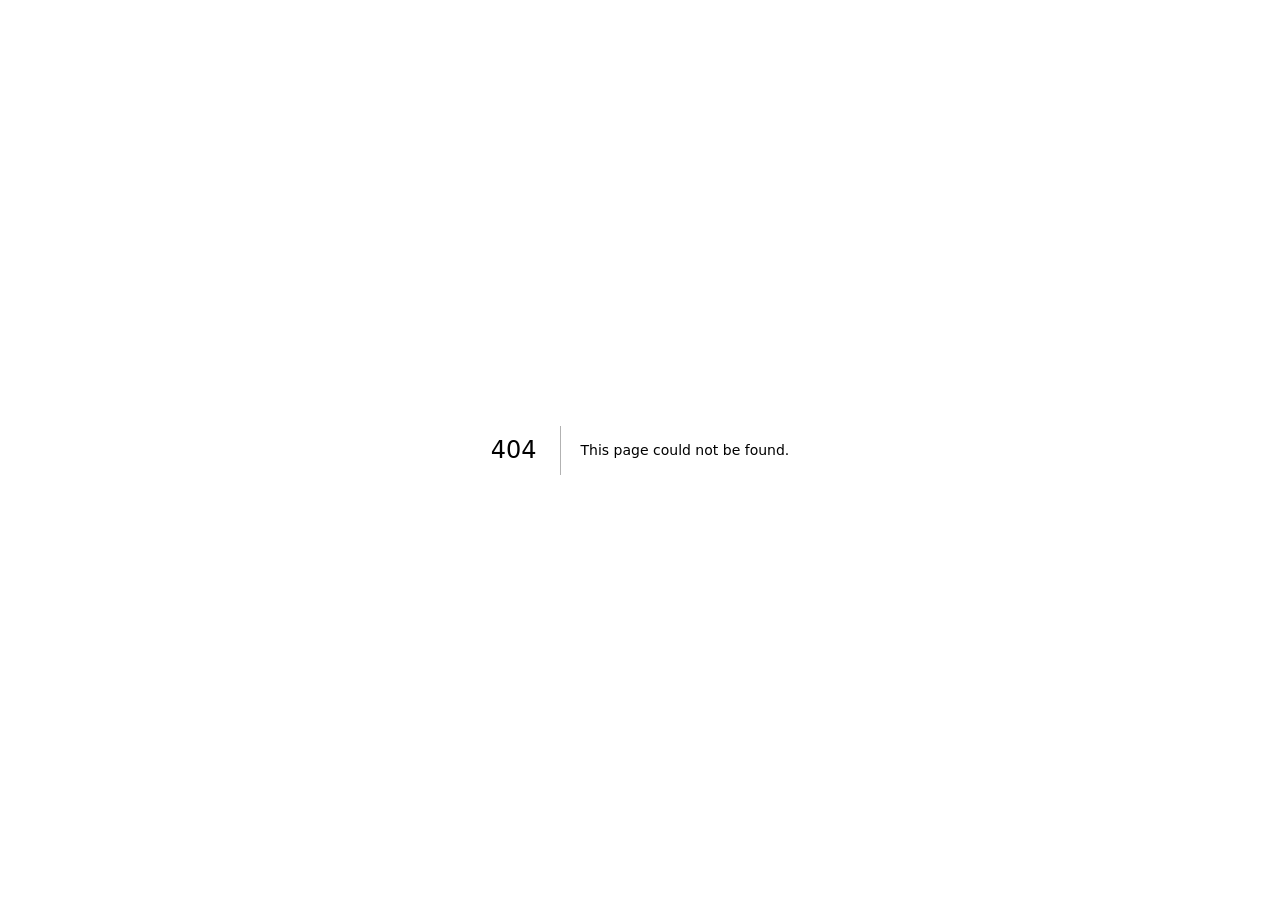
<file: games/pokedex/404/index.html>
<!DOCTYPE html><html lang="en" class="press_start_2p_8522f64-module__NrFlOG__variable outfit_96981d8a-module__HfGG9a__variable"><head><meta charSet="utf-8"/><meta name="viewport" content="width=device-width, initial-scale=1, maximum-scale=1, user-scalable=no"/><link rel="stylesheet" href="/games/pokedex/_next/static/chunks/0ji288tze1ppc.css" data-precedence="next"/><link rel="preload" as="script" fetchPriority="low" href="/games/pokedex/_next/static/chunks/12aruqaur5huj.js"/><script src="/games/pokedex/_next/static/chunks/0_i_z5y45w3ww.js" async=""></script><script src="/games/pokedex/_next/static/chunks/196x_tfexoucg.js" async=""></script><script src="/games/pokedex/_next/static/chunks/turbopack-43ewd_zgmp4fb.js" async=""></script><script src="/games/pokedex/_next/static/chunks/0-o417xf2fm_h.js" async=""></script><meta name="robots" content="noindex"/><title>Pokedex Game</title><meta name="description" content="Catch Pokemon and battle — a retro Pokemon mini-game."/><meta name="next-size-adjust" content=""/><title>404: This page could not be found.</title><script src="/games/pokedex/_next/static/chunks/0cz1d0mv5g_q7.js" noModule=""></script></head><body><div hidden=""><!--$--><!--/$--></div><div style="font-family:system-ui,&quot;Segoe UI&quot;,Roboto,Helvetica,Arial,sans-serif,&quot;Apple Color Emoji&quot;,&quot;Segoe UI Emoji&quot;;height:100vh;text-align:center;display:flex;flex-direction:column;align-items:center;justify-content:center"><div><style>body{color:#000;background:#fff;margin:0}.next-error-h1{border-right:1px solid rgba(0,0,0,.3)}@media (prefers-color-scheme:dark){body{color:#fff;background:#000}.next-error-h1{border-right:1px solid rgba(255,255,255,.3)}}</style><h1 class="next-error-h1" style="display:inline-block;margin:0 20px 0 0;padding:0 23px 0 0;font-size:24px;font-weight:500;vertical-align:top;line-height:49px">404</h1><div style="display:inline-block"><h2 style="font-size:14px;font-weight:400;line-height:49px;margin:0">This page could not be found.</h2></div></div></div><!--$--><!--/$--><script src="/games/pokedex/_next/static/chunks/12aruqaur5huj.js" id="_R_" async=""></script><script>(self.__next_f=self.__next_f||[]).push([0])</script><script>self.__next_f.push([1,"1:\"$Sreact.fragment\"\n2:I[33507,[\"/games/pokedex/_next/static/chunks/0-o417xf2fm_h.js\"],\"default\"]\n3:I[39756,[\"/games/pokedex/_next/static/chunks/0-o417xf2fm_h.js\"],\"default\"]\n4:I[37457,[\"/games/pokedex/_next/static/chunks/0-o417xf2fm_h.js\"],\"default\"]\n5:I[97367,[\"/games/pokedex/_next/static/chunks/0-o417xf2fm_h.js\"],\"OutletBoundary\"]\n6:\"$Sreact.suspense\"\n9:I[97367,[\"/games/pokedex/_next/static/chunks/0-o417xf2fm_h.js\"],\"ViewportBoundary\"]\nb:I[97367,[\"/games/pokedex/_next/static/chunks/0-o417xf2fm_h.js\"],\"MetadataBoundary\"]\nd:I[68027,[\"/games/pokedex/_next/static/chunks/0-o417xf2fm_h.js\"],\"default\",1]\n:HL[\"/games/pokedex/_next/static/chunks/0ji288tze1ppc.css\",\"style\"]\n8:X\n0:{\"P\":null,\"c\":[\"\",\"_not-found\",\"\"],\"q\":\"\",\"i\":false,\"f\":[[[\"\",{\"children\":[\"/_not-found\",{\"children\":[\"__PAGE__\",{},\"$undefined\",\"$undefined\",4608]},\"$undefined\",\"$undefined\",4608]},\"$undefined\",\"$undefined\",4624],[[\"$\",\"$1\",\"c\",{\"children\":[[[\"$\",\"link\",\"0\",{\"rel\":\"stylesheet\",\"href\":\"/games/pokedex/_next/static/chunks/0ji288tze1ppc.css\",\"precedence\":\"next\",\"crossOrigin\":\"$undefined\",\"nonce\":\"$undefined\"}],[\"$\",\"script\",\"script-0\",{\"src\":\"/games/pokedex/_next/static/chunks/0-o417xf2fm_h.js\",\"async\":true,\"nonce\":\"$undefined\"}]],[\"$\",\"html\",null,{\"lang\":\"en\",\"className\":\"press_start_2p_8522f64-module__NrFlOG__variable outfit_96981d8a-module__HfGG9a__variable\",\"children\":[\"$\",\"body\",null,{\"children\":[\"$\",\"$L2\",null,{\"children\":[\"$\",\"$L3\",null,{\"parallelRouterKey\":\"children\",\"error\":\"$undefined\",\"errorStyles\":\"$undefined\",\"errorScripts\":\"$undefined\",\"template\":[\"$\",\"$L4\",null,{}],\"templateStyles\":\"$undefined\",\"templateScripts\":\"$undefined\",\"notFound\":[[[\"$\",\"title\",null,{\"children\":\"404: This page could not be found.\"}],[\"$\",\"div\",null,{\"style\":{\"fontFamily\":\"system-ui,\\\"Segoe UI\\\",Roboto,Helvetica,Arial,sans-serif,\\\"Apple Color Emoji\\\",\\\"Segoe UI Emoji\\\"\",\"height\":\"100vh\",\"textAlign\":\"center\",\"display\":\"flex\",\"flexDirection\":\"column\",\"alignItems\":\"center\",\"justifyContent\":\"center\"},\"children\":[\"$\",\"div\",null,{\"children\":[[\"$\",\"style\",null,{\"dangerouslySetInnerHTML\":{\"__html\":\"body{color:#000;background:#fff;margin:0}.next-error-h1{border-right:1px solid rgba(0,0,0,.3)}@media (prefers-color-scheme:dark){body{color:#fff;background:#000}.next-error-h1{border-right:1px solid rgba(255,255,255,.3)}}\"}}],[\"$\",\"h1\",null,{\"className\":\"next-error-h1\",\"style\":{\"display\":\"inline-block\",\"margin\":\"0 20px 0 0\",\"padding\":\"0 23px 0 0\",\"fontSize\":24,\"fontWeight\":500,\"verticalAlign\":\"top\",\"lineHeight\":\"49px\"},\"children\":404}],[\"$\",\"div\",null,{\"style\":{\"display\":\"inline-block\"},\"children\":[\"$\",\"h2\",null,{\"style\":{\"fontSize\":14,\"fontWeight\":400,\"lineHeight\":\"49px\",\"margin\":0},\"children\":\"This page could not be found.\"}]}]]}]}]],[]],\"forbidden\":\"$undefined\",\"unauthorized\":\"$undefined\"}]}]}]}]]}],{\"children\":[[\"$\",\"$1\",\"c\",{\"children\":[null,[\"$\",\"$L3\",null,{\"parallelRouterKey\":\"children\",\"error\":\"$undefined\",\"errorStyles\":\"$undefined\",\"errorScripts\":\"$undefined\",\"template\":[\"$\",\"$L4\",null,{}],\"templateStyles\":\"$undefined\",\"templateScripts\":\"$undefined\",\"notFound\":\"$undefined\",\"forbidden\":\"$undefined\",\"unauthorized\":\"$undefined\"}]]}],{\"children\":[[\"$\",\"$1\",\"c\",{\"children\":[[[\"$\",\"title\",null,{\"children\":\"404: This page could not be found.\"}],[\"$\",\"div\",null,{\"style\":\"$0:f:0:1:0:props:children:1:props:children:props:children:props:children:props:notFound:0:1:props:style\",\"children\":[\"$\",\"div\",null,{\"children\":[[\"$\",\"style\",null,{\"dangerouslySetInnerHTML\":{\"__html\":\"body{color:#000;background:#fff;margin:0}.next-error-h1{border-right:1px solid rgba(0,0,0,.3)}@media (prefers-color-scheme:dark){body{color:#fff;background:#000}.next-error-h1{border-right:1px solid rgba(255,255,255,.3)}}\"}}],[\"$\",\"h1\",null,{\"className\":\"next-error-h1\",\"style\":\"$0:f:0:1:0:props:children:1:props:children:props:children:props:children:props:notFound:0:1:props:children:props:children:1:props:style\",\"children\":404}],[\"$\",\"div\",null,{\"style\":\"$0:f:0:1:0:props:children:1:props:children:props:children:props:children:props:notFound:0:1:props:children:props:children:2:props:style\",\"children\":[\"$\",\"h2\",null,{\"style\":\"$0:f:0:1:0:props:children:1:props:children:props:children:props:children:props:notFound:0:1:props:children:props:children:2:props:children:props:style\",\"children\":\"This page could not be found.\"}]}]]}]}]],null,[\"$\",\"$L5\",null,{\"children\":[\"$\",\"$6\",null,{\"name\":\"Next.MetadataOutlet\",\"children\":\"$@7\"}]}]]}],{},null,false,null]},null,false,\"$8\"]},null,false,null],[\"$\",\"$1\",\"h\",{\"children\":[[\"$\",\"meta\",null,{\"name\":\"robots\",\"content\":\"noindex\"}],[\"$\",\"$L9\",null,{\"children\":\"$La\"}],[\"$\",\"div\",null,{\"hidden\":true,\"children\":[\"$\",\"$Lb\",null,{\"children\":[\"$\",\"$6\",null,{\"name\":\"Next.Metadata\",\"children\":\"$Lc\"}]}]}],[\"$\",\"meta\",null,{\"name\":\"next-size-adjust\",\"content\":\"\"}]]}],false]],\"m\":\"$undefined\",\"G\":[\"$d\",[[\"$\",\"link\",\"0\",{\"rel\":\"stylesheet\",\"href\":\"/games/pokedex/_next/static/chunks/0ji288tze1ppc.css\",\"precedence\":\"next\",\"crossOrigin\":\"$undefined\",\"nonce\":\"$undefined\"}]]],\"S\":true,\"h\":null,\"r\":\"$undefined\",\"s\":\"$undefined\",\"a\":\"$undefined\",\"l\":\"$undefined\",\"p\":\"$undefined\",\"d\":\"$undefined\",\"b\":\"iMIXZf3u6huslzMeK_H6P\"}\n8:C\na:[[\"$\",\"meta\",\"0\",{\"charSet\":\"utf-8\"}],[\"$\",\"meta\",\"1\",{\"name\":\"viewport\",\"content\":\"width=device-width, initial-scale=1, maximum-scale=1, user-scalable=no\"}]]\n7:null\nc:[[\"$\",\"title\",\"0\",{\"children\":\"Pokedex Game\"}],[\"$\",\"meta\",\"1\",{\"name\":\"description\",\"content\":\"Catch Pokemon and battle — a retro Pokemon mini-game.\"}]]\n"])</script></body></html>
</file>
<file: games/duta-racing/assets/index-DWKCYwVd.css>
:root{--ink: #f5f6f8;--dim: #9aa3ad;--bg: #08090b;--panel: rgba(12, 13, 16, .72);--line: rgba(255, 255, 255, .12);--red: #e11d2e;--amber: #ffb020;--green: #22c55e;--font: "Segoe UI", "Inter", system-ui, -apple-system, "Helvetica Neue", Arial, sans-serif;--mono: "Cascadia Mono", "SFMono-Regular", Consolas, "Liberation Mono", monospace}*{box-sizing:border-box}html,body,#app{height:100%;margin:0;padding:0}body{background:var(--bg);color:var(--ink);font-family:var(--font);overflow:hidden;-webkit-font-smoothing:antialiased}#scene{display:block;width:100%;height:100%;touch-action:none}.hidden{display:none!important}#hud{position:fixed;inset:0;pointer-events:none;padding:clamp(12px,2vw,28px);display:flex;justify-content:space-between;align-items:flex-start;font-variant-numeric:tabular-nums}.hud-left{display:flex;flex-direction:column;gap:12px;width:clamp(180px,18vw,230px)}.hud-right{display:flex;flex-direction:column;gap:12px;align-items:flex-end}.panel{position:relative;background:linear-gradient(180deg,#14161bc7,#090a0dd1);border:1px solid var(--line);border-radius:12px;padding:12px 14px;backdrop-filter:blur(14px) saturate(140%);box-shadow:0 18px 44px #00000080,inset 0 1px #ffffff0f;overflow:hidden}.panel:before{content:"";position:absolute;inset:0 auto 0 0;width:2px;background:linear-gradient(180deg,var(--red),rgba(225,29,46,0))}.timing-row{display:flex;justify-content:space-between;align-items:baseline;gap:10px;padding:3px 0}.timing-row+.timing-row{border-top:1px solid rgba(255,255,255,.06)}.timing-label{font-size:10px;letter-spacing:.18em;color:var(--dim);font-weight:700}.timing-value{font-family:var(--mono);font-size:18px;font-weight:700}.timing-value.dim{color:var(--dim);font-size:15px}#hud-delta{font-size:16px;transition:color .15s ease}#hud-delta.faster{color:var(--green);text-shadow:0 0 12px rgba(34,197,94,.45)}#hud-delta.slower{color:var(--red);text-shadow:0 0 12px rgba(225,29,46,.4)}#hud-pos{--flash: 0;color:color-mix(in srgb,var(--flash-accent, #ffffff) calc(var(--flash) * 100%),var(--ink));transform:scale(calc(1 + var(--flash) * .22));transition:color .1s linear;display:inline-block;transform-origin:right center}#hud-pos[data-direction=up]{--flash-accent: var(--green)}#hud-pos[data-direction=down]{--flash-accent: var(--red)}.panel-title{font-size:10px;letter-spacing:.18em;color:var(--dim);font-weight:700;margin-bottom:8px}#hud-standings{list-style:none;margin:0;padding:0;display:flex;flex-direction:column;gap:4px}#hud-standings li{display:flex;align-items:center;gap:8px;font-size:12px;font-weight:600;letter-spacing:.02em}#hud-standings li.self{color:#fff}#hud-standings li .swatch{width:8px;height:8px;border-radius:2px;flex:none}#hud-standings li .pos{font-family:var(--mono);color:var(--dim);width:16px}#hud-standings li.self .pos{color:var(--red)}.panel-minimap{padding:8px}#minimap{display:block;width:220px;height:220px}.panel-speed{min-width:220px;text-align:right}.speed-value{font-family:var(--mono);font-size:44px;font-weight:700;line-height:1;letter-spacing:-.02em}.speed-unit{font-size:12px;color:var(--dim);margin-left:8px;letter-spacing:.18em}.gear-row{margin-top:8px;display:flex;align-items:center;gap:10px;justify-content:flex-end}.gear-value{font-family:var(--mono);font-size:20px;font-weight:700;color:var(--amber);width:24px}.rpm-track{position:relative;flex:1;height:8px;border-radius:4px;background:#ffffff1a;overflow:hidden}.rpm-fill{position:absolute;inset:0 100% 0 0;background:linear-gradient(90deg,var(--green),var(--amber) 70%,var(--red));transition:right .06s linear}.rpm-track:has(.rpm-fill.redline){box-shadow:0 0 0 1px #e11d2eb3,0 0 16px #e11d2e8c}.rpm-fill.redline{animation:redline-pulse .16s steps(2,end) infinite}@keyframes redline-pulse{50%{filter:brightness(1.7)}}.hud-tip{position:absolute;bottom:clamp(10px,2vh,22px);left:50%;transform:translate(-50%);font-size:11px;color:var(--dim);letter-spacing:.08em;text-shadow:0 2px 8px #000}.hud-warning{position:absolute;top:12%;left:50%;transform:translate(-50%);font-weight:800;font-style:italic;letter-spacing:.3em;color:var(--amber);font-size:20px;text-shadow:0 4px 18px rgba(0,0,0,.8)}#countdown{position:fixed;inset:0;display:grid;place-items:center;pointer-events:none}#countdown span{font-size:clamp(90px,18vw,220px);font-weight:900;font-style:italic;letter-spacing:-.04em;color:#fff;text-shadow:0 0 40px rgba(225,29,46,.85),0 12px 60px rgba(0,0,0,.9);animation:count-pop .45s ease-out}@keyframes count-pop{0%{transform:scale(1.9);opacity:0}to{transform:scale(1);opacity:1}}.overlay{position:fixed;inset:0;display:grid;place-items:center;background:radial-gradient(circle at 50% 40%,#14161cd1,#040406f5);z-index:10}.menu-card,.results-card{width:min(560px,92vw);background:linear-gradient(180deg,#121318f5,#0a0a0dfa);border:1px solid var(--line);border-top:3px solid var(--red);border-radius:14px;padding:clamp(20px,4vw,34px);box-shadow:0 30px 80px #000000b3}.brand{display:flex;align-items:baseline;gap:12px}.brand-main{font-size:clamp(38px,7vw,56px);font-weight:900;font-style:italic;letter-spacing:-.03em}.brand-sub{font-size:clamp(18px,3vw,26px);font-weight:800;font-style:italic;letter-spacing:.24em;color:var(--red)}.menu-tagline{color:var(--dim);font-size:13px;margin:6px 0 22px}.menu-grid{display:grid;grid-template-columns:repeat(3,1fr);gap:12px;margin-bottom:20px}.menu-field{display:flex;flex-direction:column;gap:6px}.menu-field label{font-size:10px;letter-spacing:.18em;color:var(--dim);font-weight:700}.menu-field select{appearance:none;background:#ffffff0f;color:var(--ink);border:1px solid var(--line);border-radius:8px;padding:10px 12px;font-family:var(--mono);font-size:14px;font-weight:600;cursor:pointer}button{font-family:var(--font);font-size:15px;font-weight:800;font-style:italic;letter-spacing:.12em;border-radius:8px;border:1px solid transparent;padding:14px 22px;cursor:pointer;transition:transform .12s ease,filter .12s ease}button:hover{filter:brightness(1.12)}button:active{transform:translateY(1px)}#btn-start,#btn-restart{width:100%;background:linear-gradient(180deg,#ef3444,var(--red));color:#fff;box-shadow:0 10px 26px #e11d2e66}button.ghost{background:#ffffff0f;border-color:var(--line);color:var(--ink)}.controls-help{margin-top:20px;display:grid;grid-template-columns:repeat(2,1fr);gap:8px 18px;font-size:12px;color:var(--dim)}kbd{display:inline-block;min-width:22px;padding:2px 6px;margin-right:4px;text-align:center;font-family:var(--mono);font-size:11px;color:var(--ink);background:#ffffff14;border:1px solid var(--line);border-bottom-width:2px;border-radius:5px}.results-title{font-size:clamp(30px,6vw,46px);font-weight:900;font-style:italic;letter-spacing:.02em}.results-sub{color:var(--dim);font-size:13px;margin:4px 0 18px}.results-table{width:100%;border-collapse:collapse;font-size:13px}.results-table th{text-align:left;font-size:10px;letter-spacing:.16em;color:var(--dim);padding:6px 8px;border-bottom:1px solid var(--line)}.results-table td{padding:8px;font-family:var(--mono);border-bottom:1px solid rgba(255,255,255,.05)}.results-table tr.self td{color:#fff;font-weight:700;background:#e11d2e1f}.results-table tr td.pos{width:34px;text-align:center;font-weight:700}.results-table tr.p1 td.pos{color:#ffd35c}.results-table tr.p2 td.pos{color:#cfd6dd}.results-table tr.p3 td.pos{color:#d9915a}.results-table td.driver{font-family:var(--font);font-weight:700}.results-actions{margin-top:22px;display:grid;grid-template-columns:1fr 1fr;gap:12px}#loading{background:#08090b}.loading-inner{display:flex;align-items:center;gap:14px;font-size:12px;letter-spacing:.24em;color:var(--dim);font-weight:700}.spinner{width:18px;height:18px;border:2px solid rgba(255,255,255,.15);border-top-color:var(--red);border-radius:50%;animation:spin .7s linear infinite}@keyframes spin{to{transform:rotate(360deg)}}
</file>
<file: games/pokedex/_next/static/chunks/0ji288tze1ppc.css>
@import "https://fonts.googleapis.com/css2?family=Press+Start+2P&display=swap";
@layer properties{@supports (((-webkit-hyphens:none)) and (not (margin-trim:inline))) or ((-moz-orient:inline) and (not (color:rgb(from red r g b)))){*,:before,:after,::backdrop{--tw-translate-x:0;--tw-translate-y:0;--tw-translate-z:0;--tw-scale-x:1;--tw-scale-y:1;--tw-scale-z:1;--tw-rotate-x:initial;--tw-rotate-y:initial;--tw-rotate-z:initial;--tw-skew-x:initial;--tw-skew-y:initial;--tw-space-y-reverse:0;--tw-border-style:solid;--tw-gradient-position:initial;--tw-gradient-from:#0000;--tw-gradient-via:#0000;--tw-gradient-to:#0000;--tw-gradient-stops:initial;--tw-gradient-via-stops:initial;--tw-gradient-from-position:0%;--tw-gradient-via-position:50%;--tw-gradient-to-position:100%;--tw-leading:initial;--tw-font-weight:initial;--tw-tracking:initial;--tw-shadow:0 0 #0000;--tw-shadow-color:initial;--tw-shadow-alpha:100%;--tw-inset-shadow:0 0 #0000;--tw-inset-shadow-color:initial;--tw-inset-shadow-alpha:100%;--tw-ring-color:initial;--tw-ring-shadow:0 0 #0000;--tw-inset-ring-color:initial;--tw-inset-ring-shadow:0 0 #0000;--tw-ring-inset:initial;--tw-ring-offset-width:0px;--tw-ring-offset-color:#fff;--tw-ring-offset-shadow:0 0 #0000;--tw-blur:initial;--tw-brightness:initial;--tw-contrast:initial;--tw-grayscale:initial;--tw-hue-rotate:initial;--tw-invert:initial;--tw-opacity:initial;--tw-saturate:initial;--tw-sepia:initial;--tw-drop-shadow:initial;--tw-drop-shadow-color:initial;--tw-drop-shadow-alpha:100%;--tw-drop-shadow-size:initial;--tw-duration:initial;--tw-ease:initial}}}@layer theme{:root,:host{--font-sans:-apple-system, BlinkMacSystemFont, "Segoe UI", Roboto, "Helvetica Neue", "Noto Sans", Arial, sans-serif, "Apple Color Emoji", "Segoe UI Emoji", "Segoe UI Symbol", "Noto Color Emoji";--font-mono:ui-monospace, SFMono-Regular, Menlo, Monaco, Consolas, "Liberation Mono", "Courier New", monospace;--color-red-50:#fef2f2;--color-red-200:#ffcaca;--color-red-400:#ff6568;--color-red-500:#fb2c36;--color-red-600:#e40014;--color-red-800:#9f0712;--color-orange-200:#ffd7a8;--color-orange-400:#ff8b1a;--color-orange-500:#fe6e00;--color-amber-200:#fee685;--color-amber-500:#f99c00;--color-amber-600:#dd7400;--color-amber-700:#b75000;--color-yellow-50:#fefce8;--color-yellow-100:#fef9c2;--color-yellow-200:#fff085;--color-yellow-300:#ffe02a;--color-yellow-400:#fac800;--color-yellow-500:#edb200;--color-yellow-800:#874b00;--color-lime-200:#d8f999;--color-lime-400:#9de500;--color-lime-500:#80cd00;--color-green-200:#b9f8cf;--color-green-400:#05df72;--color-green-500:#00c758;--color-green-600:#00a544;--color-emerald-50:#ecfdf5;--color-emerald-400:#00d294;--color-emerald-500:#00bb7f;--color-emerald-600:#009767;--color-emerald-800:#005f46;--color-cyan-100:#cefafe;--color-cyan-200:#a2f4fd;--color-cyan-300:#53eafd;--color-cyan-400:#00d2ef;--color-cyan-500:#00b7d7;--color-cyan-600:#0092b5;--color-sky-100:#dff2fe;--color-sky-300:#77d4ff;--color-sky-400:#00bcfe;--color-blue-200:#bedbff;--color-blue-300:#90c5ff;--color-blue-400:#54a2ff;--color-blue-500:#3080ff;--color-blue-600:#155dfc;--color-indigo-200:#c7d2ff;--color-indigo-500:#625fff;--color-indigo-600:#4f39f6;--color-indigo-900:#312c85;--color-violet-200:#ddd6ff;--color-violet-400:#a685ff;--color-violet-600:#7f22fe;--color-violet-700:#7008e7;--color-purple-200:#e9d5ff;--color-purple-400:#c07eff;--color-purple-500:#ac4bff;--color-purple-600:#9810fa;--color-purple-800:#6e11b0;--color-purple-900:#59168b;--color-fuchsia-200:#f6cfff;--color-fuchsia-500:#e12afb;--color-fuchsia-600:#c600db;--color-fuchsia-700:#a600b5;--color-pink-100:#fce7f3;--color-pink-300:#fda5d5;--color-pink-400:#fb64b6;--color-pink-600:#e30076;--color-rose-500:#ff2357;--color-rose-600:#e70044;--color-rose-700:#c20039;--color-slate-50:#f8fafc;--color-slate-100:#f1f5f9;--color-slate-200:#e2e8f0;--color-slate-300:#cad5e2;--color-slate-400:#90a1b9;--color-slate-500:#62748e;--color-slate-600:#45556c;--color-slate-700:#314158;--color-slate-800:#1d293d;--color-slate-900:#0f172b;--color-slate-950:#020618;--color-gray-200:#e5e7eb;--color-gray-300:#d1d5dc;--color-gray-400:#99a1af;--color-gray-500:#6a7282;--color-gray-600:#4a5565;--color-zinc-200:#e4e4e7;--color-zinc-300:#d4d4d8;--color-zinc-400:#9f9fa9;--color-zinc-600:#52525c;--color-zinc-700:#3f3f46;--color-zinc-900:#18181b;--color-stone-200:#e7e5e4;--color-stone-400:#a6a09b;--color-stone-500:#79716b;--color-stone-700:#44403b;--color-black:#000;--color-white:#fff;--spacing:.25rem;--container-md:28rem;--container-lg:32rem;--container-2xl:42rem;--container-4xl:56rem;--text-xs:.75rem;--text-xs--line-height:calc(1 / .75);--text-sm:.875rem;--text-sm--line-height:calc(1.25 / .875);--text-base:1rem;--text-base--line-height:calc(1.5 / 1);--text-lg:1.125rem;--text-lg--line-height:calc(1.75 / 1.125);--text-xl:1.25rem;--text-xl--line-height:calc(1.75 / 1.25);--text-2xl:1.5rem;--text-2xl--line-height:calc(2 / 1.5);--text-3xl:1.875rem;--text-3xl--line-height:calc(2.25 / 1.875);--text-4xl:2.25rem;--text-4xl--line-height:calc(2.5 / 2.25);--text-5xl:3rem;--text-5xl--line-height:1;--text-6xl:3.75rem;--text-6xl--line-height:1;--text-8xl:6rem;--text-8xl--line-height:1;--font-weight-bold:700;--font-weight-black:900;--tracking-wide:.025em;--tracking-wider:.05em;--tracking-widest:.1em;--leading-relaxed:1.625;--radius-md:.375rem;--radius-lg:.5rem;--radius-xl:.75rem;--radius-2xl:1rem;--drop-shadow-md:0 3px 3px #0000001f;--drop-shadow-lg:0 4px 4px #00000026;--ease-out:cubic-bezier(0, 0, .2, 1);--animate-spin:spin 1s linear infinite;--animate-ping:ping 1s cubic-bezier(0, 0, .2, 1) infinite;--animate-pulse:pulse 2s cubic-bezier(.4, 0, .6, 1) infinite;--animate-bounce:bounce 1s infinite;--blur-xs:4px;--blur-sm:8px;--blur-md:12px;--default-transition-duration:.15s;--default-transition-timing-function:cubic-bezier(.4, 0, .2, 1);--default-font-family:var(--font-sans);--default-mono-font-family:var(--font-mono)}@supports (color:lab(0% 0 0)){:root,:host{--color-red-50:lab(96.5005% 4.18511 1.52329);--color-red-200:lab(86.017% 19.8815 7.75869);--color-red-400:lab(63.7053% 60.7449 31.3109);--color-red-500:lab(55.4814% 75.0732 48.8528);--color-red-600:lab(48.4493% 77.4328 61.5452);--color-red-800:lab(33.7174% 55.8993 41.0293);--color-orange-200:lab(88.4871% 9.94918 28.8378);--color-orange-400:lab(70.0429% 42.5156 75.8207);--color-orange-500:lab(64.272% 57.1788 90.3583);--color-amber-200:lab(91.7203% -.505269 49.9084);--color-amber-500:lab(72.7183% 31.8672 97.9407);--color-amber-600:lab(60.3514% 40.5624 87.1228);--color-amber-700:lab(47.2709% 42.9082 69.2966);--color-yellow-50:lab(98.6846% -1.79058 9.77662);--color-yellow-100:lab(97.3564% -4.51407 27.344);--color-yellow-200:lab(94.3433% -5.00426 52.9663);--color-yellow-300:lab(89.7033% -.480324 84.4917);--color-yellow-400:lab(83.2664% 8.65132 106.895);--color-yellow-500:lab(76.3898% 14.5258 98.4589);--color-yellow-800:lab(38.7484% 23.5833 51.4916);--color-lime-200:lab(94.0718% -22.5338 42.5238);--color-lime-400:lab(83.7876% -45.0447 88.4738);--color-lime-500:lab(75.3197% -46.6547 86.1778);--color-green-200:lab(92.4222% -26.4702 12.9427);--color-green-400:lab(78.503% -64.9265 39.7492);--color-green-500:lab(70.5521% -66.5147 45.8072);--color-green-600:lab(59.0978% -58.6621 41.2579);--color-emerald-50:lab(97.8462% -6.94963 1.85487);--color-emerald-400:lab(75.0771% -60.7313 19.4146);--color-emerald-500:lab(66.9756% -58.27 19.5419);--color-emerald-600:lab(55.0481% -49.9246 15.93);--color-emerald-800:lab(35.3675% -33.1188 8.04002);--color-cyan-100:lab(95.3146% -13.8285 -6.84733);--color-cyan-200:lab(91.0821% -24.0435 -12.8306);--color-cyan-300:lab(85.3886% -36.7635 -21.5717);--color-cyan-400:lab(76.6045% -40.9406 -29.6231);--color-cyan-500:lab(67.805% -35.3952 -30.2018);--color-cyan-600:lab(55.1767% -26.7496 -30.5138);--color-sky-100:lab(94.3709% -4.56053 -8.23453);--color-sky-300:lab(80.3307% -20.2945 -31.385);--color-sky-400:lab(70.687% -23.6078 -45.9483);--color-blue-200:lab(86.15% -4.04379 -21.0797);--color-blue-300:lab(77.5052% -6.4629 -36.42);--color-blue-400:lab(65.0361% -1.42062 -56.9803);--color-blue-500:lab(54.1736% 13.3368 -74.6839);--color-blue-600:lab(44.0605% 29.0279 -86.0352);--color-indigo-200:lab(84.4329% 3.18974 -23.9688);--color-indigo-500:lab(48.295% 38.3129 -81.9673);--color-indigo-600:lab(38.4009% 52.6132 -92.3857);--color-indigo-900:lab(23.3911% 24.6978 -50.4719);--color-violet-200:lab(87.0888% 8.53691 -19.4189);--color-violet-400:lab(62.8239% 34.9159 -60.0512);--color-violet-600:lab(41.088% 68.9966 -91.995);--color-violet-700:lab(35.2783% 67.9912 -88.793);--color-purple-200:lab(87.8405% 13.4282 -18.7159);--color-purple-400:lab(63.6946% 47.6127 -59.2066);--color-purple-500:lab(52.0183% 66.11 -78.2316);--color-purple-600:lab(43.0295% 75.21 -86.5669);--color-purple-800:lab(30.6017% 56.7637 -64.4751);--color-purple-900:lab(24.9401% 45.2703 -51.2728);--color-fuchsia-200:lab(87.7108% 19.9958 -18.2054);--color-fuchsia-500:lab(56.4256% 83.132 -64.639);--color-fuchsia-600:lab(47.5131% 83.4271 -63.0363);--color-fuchsia-700:lab(39.787% 72.2653 -53.1244);--color-pink-100:lab(93.5864% 9.01193 -3.15077);--color-pink-300:lab(77.8308% 38.525 -10.5394);--color-pink-400:lab(64.5597% 64.3615 -12.7988);--color-pink-600:lab(49.5493% 79.8381 2.31769);--color-rose-500:lab(56.101% 79.4329 31.4532);--color-rose-600:lab(49.1882% 81.577 36.0311);--color-rose-700:lab(41.1651% 71.6251 30.3087);--color-slate-50:lab(98.1434% -.369549 -1.05968);--color-slate-100:lab(96.286% -.852466 -2.46847);--color-slate-200:lab(91.7353% -.998765 -4.76968);--color-slate-300:lab(84.7652% -1.94535 -7.93337);--color-slate-400:lab(65.5349% -2.25151 -14.5072);--color-slate-500:lab(48.0876% -2.03595 -16.5814);--color-slate-600:lab(35.5623% -1.74978 -15.4316);--color-slate-700:lab(26.9569% -1.47018 -15.6993);--color-slate-800:lab(16.132% -.318021 -14.6672);--color-slate-900:lab(7.78673% 1.82346 -15.0537);--color-slate-950:lab(1.76974% 1.32743 -9.28855);--color-gray-200:lab(91.6229% -.159085 -2.26791);--color-gray-300:lab(85.1236% -.612259 -3.7138);--color-gray-400:lab(65.9269% -.832707 -8.17474);--color-gray-500:lab(47.7841% -.393212 -10.0268);--color-gray-600:lab(35.6337% -1.58697 -10.8425);--color-zinc-200:lab(90.6853% .399202 -1.45452);--color-zinc-300:lab(84.9837% .601262 -2.17985);--color-zinc-400:lab(65.6464% 1.53494 -5.42429);--color-zinc-600:lab(35.1166% 1.7821 -6.1173);--color-zinc-700:lab(26.8019% 1.35386 -4.68303);--color-zinc-900:lab(8.30603% .618212 -2.16573);--color-stone-200:lab(91.055% .663072 .865591);--color-stone-400:lab(66.2166% 1.88047 3.20325);--color-stone-500:lab(48.1164% 2.35698 4.26853);--color-stone-700:lab(27.3812% 1.32917 3.57789)}}}@layer base{*,:after,:before,::backdrop{box-sizing:border-box;border:0 solid;margin:0;padding:0}::file-selector-button{box-sizing:border-box;border:0 solid;margin:0;padding:0}html,:host{-webkit-text-size-adjust:100%;tab-size:4;line-height:1.5;font-family:var(--default-font-family,-apple-system, BlinkMacSystemFont, "Segoe UI", Roboto, "Helvetica Neue", "Noto Sans", Arial, sans-serif, "Apple Color Emoji", "Segoe UI Emoji", "Segoe UI Symbol", "Noto Color Emoji");font-feature-settings:var(--default-font-feature-settings,normal);font-variation-settings:var(--default-font-variation-settings,normal);-webkit-tap-highlight-color:transparent}hr{height:0;color:inherit;border-top-width:1px}abbr:where([title]){-webkit-text-decoration:underline dotted;text-decoration:underline dotted}h1,h2,h3,h4,h5,h6{font-size:inherit;font-weight:inherit}a{color:inherit;-webkit-text-decoration:inherit;-webkit-text-decoration:inherit;-webkit-text-decoration:inherit;-webkit-text-decoration:inherit;text-decoration:inherit}b,strong{font-weight:bolder}code,kbd,samp,pre{font-family:var(--default-mono-font-family,ui-monospace, SFMono-Regular, Menlo, Monaco, Consolas, "Liberation Mono", "Courier New", monospace);font-feature-settings:var(--default-mono-font-feature-settings,normal);font-variation-settings:var(--default-mono-font-variation-settings,normal);font-size:1em}small{font-size:80%}sub,sup{vertical-align:baseline;font-size:75%;line-height:0;position:relative}sub{bottom:-.25em}sup{top:-.5em}table{text-indent:0;border-color:inherit;border-collapse:collapse}:-moz-focusring:where(:not(iframe)){outline:auto}progress{vertical-align:baseline}summary{display:list-item}ol,ul,menu{list-style:none}img,svg,video,canvas,audio,iframe,embed,object{vertical-align:middle;display:block}img,video{max-width:100%;height:auto}button,input,select,optgroup,textarea{font:inherit;font-feature-settings:inherit;font-variation-settings:inherit;letter-spacing:inherit;color:inherit;opacity:1;background-color:#0000;border-radius:0}::file-selector-button{font:inherit;font-feature-settings:inherit;font-variation-settings:inherit;letter-spacing:inherit;color:inherit;opacity:1;background-color:#0000;border-radius:0}:where(select:is([multiple],[size])) optgroup{font-weight:bolder}:where(select:is([multiple],[size])) optgroup option{padding-inline-start:20px}::file-selector-button{margin-inline-end:4px}::placeholder{opacity:1}@supports (not ((-webkit-appearance:-apple-pay-button))) or (contain-intrinsic-size:1px){::placeholder{color:currentColor}@supports (color:color-mix(in lab, red, red)){::placeholder{color:color-mix(in oklab, currentcolor 50%, transparent)}}}textarea{resize:vertical}::-webkit-search-decoration{-webkit-appearance:none}::-webkit-date-and-time-value{min-height:1lh;text-align:inherit}::-webkit-datetime-edit{display:inline-flex}::-webkit-datetime-edit-fields-wrapper{padding:0}::-webkit-datetime-edit{padding-block:0}::-webkit-datetime-edit-year-field{padding-block:0}::-webkit-datetime-edit-month-field{padding-block:0}::-webkit-datetime-edit-day-field{padding-block:0}::-webkit-datetime-edit-hour-field{padding-block:0}::-webkit-datetime-edit-minute-field{padding-block:0}::-webkit-datetime-edit-second-field{padding-block:0}::-webkit-datetime-edit-millisecond-field{padding-block:0}::-webkit-datetime-edit-meridiem-field{padding-block:0}::-webkit-calendar-picker-indicator{line-height:1}:-moz-ui-invalid{box-shadow:none}button,input:where([type=button],[type=reset],[type=submit]){appearance:button}::file-selector-button{appearance:button}::-webkit-inner-spin-button{height:auto}::-webkit-outer-spin-button{height:auto}[hidden]:where(:not([hidden=until-found])){display:none!important}}@layer components;@layer utilities{.pointer-events-none{pointer-events:none}.absolute{position:absolute}.fixed{position:fixed}.relative{position:relative}.static{position:static}.inset-0{inset:0}.inset-2{inset:calc(var(--spacing) * 2)}.-top-7{top:calc(var(--spacing) * -7)}.top-0{top:0}.top-1\/2{top:50%}.top-2{top:calc(var(--spacing) * 2)}.top-4{top:calc(var(--spacing) * 4)}.top-\[calc\(50\%-3px\)\]{top:calc(50% - 3px)}.-right-16{right:calc(var(--spacing) * -16)}.right-0{right:0}.right-2{right:calc(var(--spacing) * 2)}.right-6{right:calc(var(--spacing) * 6)}.bottom-0{bottom:0}.bottom-2{bottom:calc(var(--spacing) * 2)}.bottom-4{bottom:calc(var(--spacing) * 4)}.bottom-6{bottom:calc(var(--spacing) * 6)}.bottom-12{bottom:calc(var(--spacing) * 12)}.left-0{left:0}.left-1\/2{left:50%}.left-2{left:calc(var(--spacing) * 2)}.left-6{left:calc(var(--spacing) * 6)}.z-0{z-index:0}.z-10{z-index:10}.z-20{z-index:20}.z-30{z-index:30}.z-40{z-index:40}.z-50{z-index:50}.container{width:100%}@media (min-width:40rem){.container{max-width:40rem}}@media (min-width:48rem){.container{max-width:48rem}}@media (min-width:64rem){.container{max-width:64rem}}@media (min-width:80rem){.container{max-width:80rem}}@media (min-width:96rem){.container{max-width:96rem}}.m-0{margin:0}.mx-auto{margin-inline:auto}.-mt-4{margin-top:calc(var(--spacing) * -4)}.mt-0\.5{margin-top:calc(var(--spacing) * .5)}.mt-1{margin-top:var(--spacing)}.mt-2\.5{margin-top:calc(var(--spacing) * 2.5)}.mt-20{margin-top:calc(var(--spacing) * 20)}.mb-0\.5{margin-bottom:calc(var(--spacing) * .5)}.mb-1{margin-bottom:var(--spacing)}.mb-2{margin-bottom:calc(var(--spacing) * 2)}.mb-2\.5{margin-bottom:calc(var(--spacing) * 2.5)}.mb-3{margin-bottom:calc(var(--spacing) * 3)}.mb-4{margin-bottom:calc(var(--spacing) * 4)}.mb-4\.5{margin-bottom:calc(var(--spacing) * 4.5)}.mb-6{margin-bottom:calc(var(--spacing) * 6)}.mb-8{margin-bottom:calc(var(--spacing) * 8)}.ml-1{margin-left:var(--spacing)}.ml-auto{margin-left:auto}.block{display:block}.flex{display:flex}.grid{display:grid}.inline-block{display:inline-block}.h-1{height:var(--spacing)}.h-1\.5{height:calc(var(--spacing) * 1.5)}.h-1\/2{height:50%}.h-2{height:calc(var(--spacing) * 2)}.h-2\.5{height:calc(var(--spacing) * 2.5)}.h-3{height:calc(var(--spacing) * 3)}.h-3\.5{height:calc(var(--spacing) * 3.5)}.h-4{height:calc(var(--spacing) * 4)}.h-5{height:calc(var(--spacing) * 5)}.h-6{height:calc(var(--spacing) * 6)}.h-8{height:calc(var(--spacing) * 8)}.h-12{height:calc(var(--spacing) * 12)}.h-16{height:calc(var(--spacing) * 16)}.h-20{height:calc(var(--spacing) * 20)}.h-24{height:calc(var(--spacing) * 24)}.h-28{height:calc(var(--spacing) * 28)}.h-32{height:calc(var(--spacing) * 32)}.h-36{height:calc(var(--spacing) * 36)}.h-40{height:calc(var(--spacing) * 40)}.h-48{height:calc(var(--spacing) * 48)}.h-52{height:calc(var(--spacing) * 52)}.h-\[6px\]{height:6px}.h-\[12px\]{height:12px}.h-\[30px\]{height:30px}.h-\[120px\]{height:120px}.h-auto{height:auto}.h-full{height:100%}.h-screen{height:100vh}.max-h-32{max-height:calc(var(--spacing) * 32)}.min-h-\[30px\]{min-height:30px}.min-h-\[250px\]{min-height:250px}.min-h-full{min-height:100%}.w-1{width:var(--spacing)}.w-1\.5{width:calc(var(--spacing) * 1.5)}.w-2{width:calc(var(--spacing) * 2)}.w-2\.5{width:calc(var(--spacing) * 2.5)}.w-3{width:calc(var(--spacing) * 3)}.w-3\.5{width:calc(var(--spacing) * 3.5)}.w-4{width:calc(var(--spacing) * 4)}.w-5{width:calc(var(--spacing) * 5)}.w-6{width:calc(var(--spacing) * 6)}.w-7{width:calc(var(--spacing) * 7)}.w-8{width:calc(var(--spacing) * 8)}.w-12{width:calc(var(--spacing) * 12)}.w-16{width:calc(var(--spacing) * 16)}.w-20{width:calc(var(--spacing) * 20)}.w-28{width:calc(var(--spacing) * 28)}.w-32{width:calc(var(--spacing) * 32)}.w-40{width:calc(var(--spacing) * 40)}.w-48{width:calc(var(--spacing) * 48)}.w-52{width:calc(var(--spacing) * 52)}.w-\[12px\]{width:12px}.w-\[30px\]{width:30px}.w-\[92\%\]{width:92%}.w-\[120px\]{width:120px}.w-\[150\%\]{width:150%}.w-full{width:100%}.w-screen{width:100vw}.max-w-2xl{max-width:var(--container-2xl)}.max-w-4xl{max-width:var(--container-4xl)}.max-w-lg{max-width:var(--container-lg)}.max-w-md{max-width:var(--container-md)}.min-w-\[100px\]{min-width:100px}.min-w-\[110px\]{min-width:110px}.flex-1{flex:1}.origin-center{transform-origin:50%}.-translate-x-1\/2{--tw-translate-x:calc(calc(1 / 2 * 100%) * -1);translate:var(--tw-translate-x) var(--tw-translate-y)}.-translate-x-4{--tw-translate-x:calc(var(--spacing) * -4);translate:var(--tw-translate-x) var(--tw-translate-y)}.-translate-x-8{--tw-translate-x:calc(var(--spacing) * -8);translate:var(--tw-translate-x) var(--tw-translate-y)}.translate-x-2{--tw-translate-x:calc(var(--spacing) * 2);translate:var(--tw-translate-x) var(--tw-translate-y)}.translate-x-4{--tw-translate-x:calc(var(--spacing) * 4);translate:var(--tw-translate-x) var(--tw-translate-y)}.translate-x-6{--tw-translate-x:calc(var(--spacing) * 6);translate:var(--tw-translate-x) var(--tw-translate-y)}.translate-x-8{--tw-translate-x:calc(var(--spacing) * 8);translate:var(--tw-translate-x) var(--tw-translate-y)}.translate-x-24{--tw-translate-x:calc(var(--spacing) * 24);translate:var(--tw-translate-x) var(--tw-translate-y)}.-translate-y-1\/2{--tw-translate-y:calc(calc(1 / 2 * 100%) * -1);translate:var(--tw-translate-x) var(--tw-translate-y)}.-translate-y-2{--tw-translate-y:calc(var(--spacing) * -2);translate:var(--tw-translate-x) var(--tw-translate-y)}.-translate-y-4{--tw-translate-y:calc(var(--spacing) * -4);translate:var(--tw-translate-x) var(--tw-translate-y)}.-translate-y-6{--tw-translate-y:calc(var(--spacing) * -6);translate:var(--tw-translate-x) var(--tw-translate-y)}.-translate-y-28{--tw-translate-y:calc(var(--spacing) * -28);translate:var(--tw-translate-x) var(--tw-translate-y)}.translate-y-0{--tw-translate-y:0px;translate:var(--tw-translate-x) var(--tw-translate-y)}.translate-y-4{--tw-translate-y:calc(var(--spacing) * 4);translate:var(--tw-translate-x) var(--tw-translate-y)}.translate-y-6{--tw-translate-y:calc(var(--spacing) * 6);translate:var(--tw-translate-x) var(--tw-translate-y)}.translate-y-8{--tw-translate-y:calc(var(--spacing) * 8);translate:var(--tw-translate-x) var(--tw-translate-y)}.translate-y-10{--tw-translate-y:calc(var(--spacing) * 10);translate:var(--tw-translate-x) var(--tw-translate-y)}.translate-y-24{--tw-translate-y:calc(var(--spacing) * 24);translate:var(--tw-translate-x) var(--tw-translate-y)}.translate-y-\[-20px\]{--tw-translate-y:-20px;translate:var(--tw-translate-x) var(--tw-translate-y)}.scale-90{--tw-scale-x:90%;--tw-scale-y:90%;--tw-scale-z:90%;scale:var(--tw-scale-x) var(--tw-scale-y)}.scale-95{--tw-scale-x:95%;--tw-scale-y:95%;--tw-scale-z:95%;scale:var(--tw-scale-x) var(--tw-scale-y)}.scale-100{--tw-scale-x:100%;--tw-scale-y:100%;--tw-scale-z:100%;scale:var(--tw-scale-x) var(--tw-scale-y)}.scale-105{--tw-scale-x:105%;--tw-scale-y:105%;--tw-scale-z:105%;scale:var(--tw-scale-x) var(--tw-scale-y)}.scale-110{--tw-scale-x:110%;--tw-scale-y:110%;--tw-scale-z:110%;scale:var(--tw-scale-x) var(--tw-scale-y)}.-scale-x-100{--tw-scale-x:calc(100% * -1);scale:var(--tw-scale-x) var(--tw-scale-y)}.scale-y-\[0\.4\]{--tw-scale-y:.4;scale:var(--tw-scale-x) var(--tw-scale-y)}.scale-\[0\.4\]{scale:.4}.scale-\[0\.6\]{scale:.6}.scale-\[1\.3\]{scale:1.3}.scale-\[1\.5\]{scale:1.5}.-rotate-12{rotate:-12deg}.-rotate-45{rotate:-45deg}.rotate-12{rotate:12deg}.rotate-45{rotate:45deg}.transform{transform:var(--tw-rotate-x,) var(--tw-rotate-y,) var(--tw-rotate-z,) var(--tw-skew-x,) var(--tw-skew-y,)}.animate-bounce{animation:var(--animate-bounce)}.animate-ping{animation:var(--animate-ping)}.animate-pulse{animation:var(--animate-pulse)}.animate-spin{animation:var(--animate-spin)}.cursor-grabbing{cursor:grabbing}.cursor-pointer{cursor:pointer}.grid-cols-2{grid-template-columns:repeat(2,minmax(0,1fr))}.flex-col{flex-direction:column}.items-center{align-items:center}.items-end{align-items:flex-end}.items-start{align-items:flex-start}.justify-between{justify-content:space-between}.justify-center{justify-content:center}.gap-2{gap:calc(var(--spacing) * 2)}.gap-2\.5{gap:calc(var(--spacing) * 2.5)}.gap-8{gap:calc(var(--spacing) * 8)}:where(.space-y-1>:not(:last-child)){--tw-space-y-reverse:0;margin-block-start:calc(var(--spacing) * var(--tw-space-y-reverse));margin-block-end:calc(var(--spacing) * calc(1 - var(--tw-space-y-reverse)))}.overflow-hidden{overflow:hidden}.overflow-visible{overflow:visible}.overflow-y-auto{overflow-y:auto}.rounded{border-radius:.25rem}.rounded-2xl{border-radius:var(--radius-2xl)}.rounded-\[1\.2rem\]{border-radius:1.2rem}.rounded-\[2rem\]{border-radius:2rem}.rounded-full{border-radius:3.40282e38px}.rounded-lg{border-radius:var(--radius-lg)}.rounded-md{border-radius:var(--radius-md)}.rounded-xl{border-radius:var(--radius-xl)}.border{border-style:var(--tw-border-style);border-width:1px}.border-2{border-style:var(--tw-border-style);border-width:2px}.border-4{border-style:var(--tw-border-style);border-width:4px}.border-\[5px\]{border-style:var(--tw-border-style);border-width:5px}.border-\[6px\]{border-style:var(--tw-border-style);border-width:6px}.border-x-4{border-inline-style:var(--tw-border-style);border-inline-width:4px}.border-t-4{border-top-style:var(--tw-border-style);border-top-width:4px}.border-b-4{border-bottom-style:var(--tw-border-style);border-bottom-width:4px}.border-dashed{--tw-border-style:dashed;border-style:dashed}.border-amber-500{border-color:var(--color-amber-500)}.border-black{border-color:var(--color-black)}.border-blue-400{border-color:var(--color-blue-400)}.border-blue-400\/80{border-color:#54a2ffcc}@supports (color:color-mix(in lab, red, red)){.border-blue-400\/80{border-color:color-mix(in oklab, var(--color-blue-400) 80%, transparent)}}.border-cyan-300{border-color:var(--color-cyan-300)}.border-cyan-400{border-color:var(--color-cyan-400)}.border-cyan-500\/20{border-color:#00b7d733}@supports (color:color-mix(in lab, red, red)){.border-cyan-500\/20{border-color:color-mix(in oklab, var(--color-cyan-500) 20%, transparent)}}.border-emerald-400\/30{border-color:#00d2944d}@supports (color:color-mix(in lab, red, red)){.border-emerald-400\/30{border-color:color-mix(in oklab, var(--color-emerald-400) 30%, transparent)}}.border-emerald-800\/5{border-color:#005f460d}@supports (color:color-mix(in lab, red, red)){.border-emerald-800\/5{border-color:color-mix(in oklab, var(--color-emerald-800) 5%, transparent)}}.border-fuchsia-500{border-color:var(--color-fuchsia-500)}.border-gray-300{border-color:var(--color-gray-300)}.border-green-400{border-color:var(--color-green-400)}.border-indigo-500{border-color:var(--color-indigo-500)}.border-lime-400{border-color:var(--color-lime-400)}.border-orange-400{border-color:var(--color-orange-400)}.border-pink-300{border-color:var(--color-pink-300)}.border-purple-400{border-color:var(--color-purple-400)}.border-red-200{border-color:var(--color-red-200)}.border-red-500{border-color:var(--color-red-500)}.border-red-800{border-color:var(--color-red-800)}.border-sky-300{border-color:var(--color-sky-300)}.border-slate-200{border-color:var(--color-slate-200)}.border-slate-300{border-color:var(--color-slate-300)}.border-slate-700{border-color:var(--color-slate-700)}.border-slate-900{border-color:var(--color-slate-900)}.border-slate-950{border-color:var(--color-slate-950)}.border-stone-400{border-color:var(--color-stone-400)}.border-violet-600{border-color:var(--color-violet-600)}.border-white{border-color:var(--color-white)}.border-yellow-200{border-color:var(--color-yellow-200)}.border-yellow-300{border-color:var(--color-yellow-300)}.border-yellow-300\/60{border-color:#ffe02a99}@supports (color:color-mix(in lab, red, red)){.border-yellow-300\/60{border-color:color-mix(in oklab, var(--color-yellow-300) 60%, transparent)}}.border-yellow-400{border-color:var(--color-yellow-400)}.border-yellow-500\/50{border-color:#edb20080}@supports (color:color-mix(in lab, red, red)){.border-yellow-500\/50{border-color:color-mix(in oklab, var(--color-yellow-500) 50%, transparent)}}.border-zinc-400{border-color:var(--color-zinc-400)}.border-zinc-600{border-color:var(--color-zinc-600)}.border-zinc-900{border-color:var(--color-zinc-900)}.border-t-cyan-500{border-top-color:var(--color-cyan-500)}.border-r-cyan-500{border-right-color:var(--color-cyan-500)}.border-b-transparent{border-bottom-color:#0000}.border-l-transparent{border-left-color:#0000}.bg-\[\#1e293b\]{background-color:#1e293b}.bg-\[\#f8b800\]{background-color:#f8b800}.bg-\[\#fefce8\]{background-color:#fefce8}.bg-amber-700{background-color:var(--color-amber-700)}.bg-black{background-color:var(--color-black)}.bg-blue-300{background-color:var(--color-blue-300)}.bg-blue-500{background-color:var(--color-blue-500)}.bg-cyan-200\/20{background-color:#a2f4fd33}@supports (color:color-mix(in lab, red, red)){.bg-cyan-200\/20{background-color:color-mix(in oklab, var(--color-cyan-200) 20%, transparent)}}.bg-cyan-400{background-color:var(--color-cyan-400)}.bg-emerald-500{background-color:var(--color-emerald-500)}.bg-emerald-800\/10{background-color:#005f461a}@supports (color:color-mix(in lab, red, red)){.bg-emerald-800\/10{background-color:color-mix(in oklab, var(--color-emerald-800) 10%, transparent)}}.bg-emerald-800\/15{background-color:#005f4626}@supports (color:color-mix(in lab, red, red)){.bg-emerald-800\/15{background-color:color-mix(in oklab, var(--color-emerald-800) 15%, transparent)}}.bg-fuchsia-500{background-color:var(--color-fuchsia-500)}.bg-fuchsia-700\/60{background-color:#a600b599}@supports (color:color-mix(in lab, red, red)){.bg-fuchsia-700\/60{background-color:color-mix(in oklab, var(--color-fuchsia-700) 60%, transparent)}}.bg-gray-300{background-color:var(--color-gray-300)}.bg-gray-400{background-color:var(--color-gray-400)}.bg-green-400{background-color:var(--color-green-400)}.bg-green-500{background-color:var(--color-green-500)}.bg-indigo-500{background-color:var(--color-indigo-500)}.bg-indigo-900\/30{background-color:#312c854d}@supports (color:color-mix(in lab, red, red)){.bg-indigo-900\/30{background-color:color-mix(in oklab, var(--color-indigo-900) 30%, transparent)}}.bg-lime-500{background-color:var(--color-lime-500)}.bg-orange-400{background-color:var(--color-orange-400)}.bg-pink-400{background-color:var(--color-pink-400)}.bg-purple-500{background-color:var(--color-purple-500)}.bg-purple-600\/40{background-color:#9810fa66}@supports (color:color-mix(in lab, red, red)){.bg-purple-600\/40{background-color:color-mix(in oklab, var(--color-purple-600) 40%, transparent)}}.bg-purple-800\/50{background-color:#6e11b080}@supports (color:color-mix(in lab, red, red)){.bg-purple-800\/50{background-color:color-mix(in oklab, var(--color-purple-800) 50%, transparent)}}.bg-red-50{background-color:var(--color-red-50)}.bg-red-500{background-color:var(--color-red-500)}.bg-red-600{background-color:var(--color-red-600)}.bg-sky-400{background-color:var(--color-sky-400)}.bg-slate-100\/95{background-color:#f1f5f9f2}@supports (color:color-mix(in lab, red, red)){.bg-slate-100\/95{background-color:color-mix(in oklab, var(--color-slate-100) 95%, transparent)}}.bg-slate-400{background-color:var(--color-slate-400)}.bg-slate-900{background-color:var(--color-slate-900)}.bg-slate-900\/80{background-color:#0f172bcc}@supports (color:color-mix(in lab, red, red)){.bg-slate-900\/80{background-color:color-mix(in oklab, var(--color-slate-900) 80%, transparent)}}.bg-slate-950{background-color:var(--color-slate-950)}.bg-stone-500{background-color:var(--color-stone-500)}.bg-violet-400{background-color:var(--color-violet-400)}.bg-violet-600{background-color:var(--color-violet-600)}.bg-white{background-color:var(--color-white)}.bg-white\/90{background-color:#ffffffe6}@supports (color:color-mix(in lab, red, red)){.bg-white\/90{background-color:color-mix(in oklab, var(--color-white) 90%, transparent)}}.bg-yellow-50\/80{background-color:#fefce8cc}@supports (color:color-mix(in lab, red, red)){.bg-yellow-50\/80{background-color:color-mix(in oklab, var(--color-yellow-50) 80%, transparent)}}.bg-yellow-100\/50{background-color:#fef9c280}@supports (color:color-mix(in lab, red, red)){.bg-yellow-100\/50{background-color:color-mix(in oklab, var(--color-yellow-100) 50%, transparent)}}.bg-yellow-100\/70{background-color:#fef9c2b3}@supports (color:color-mix(in lab, red, red)){.bg-yellow-100\/70{background-color:color-mix(in oklab, var(--color-yellow-100) 70%, transparent)}}.bg-yellow-200{background-color:var(--color-yellow-200)}.bg-yellow-300{background-color:var(--color-yellow-300)}.bg-yellow-300\/30{background-color:#ffe02a4d}@supports (color:color-mix(in lab, red, red)){.bg-yellow-300\/30{background-color:color-mix(in oklab, var(--color-yellow-300) 30%, transparent)}}.bg-yellow-400{background-color:var(--color-yellow-400)}.bg-zinc-700{background-color:var(--color-zinc-700)}.bg-zinc-900{background-color:var(--color-zinc-900)}.bg-gradient-to-b{--tw-gradient-position:to bottom in oklab;background-image:linear-gradient(var(--tw-gradient-stops))}.bg-gradient-to-br{--tw-gradient-position:to bottom right in oklab;background-image:linear-gradient(var(--tw-gradient-stops))}.bg-gradient-to-r{--tw-gradient-position:to right in oklab;background-image:linear-gradient(var(--tw-gradient-stops))}.bg-gradient-to-t{--tw-gradient-position:to top in oklab;background-image:linear-gradient(var(--tw-gradient-stops))}.bg-radial{--tw-gradient-position:in oklab;background-image:radial-gradient(var(--tw-gradient-stops))}.from-amber-600{--tw-gradient-from:var(--color-amber-600);--tw-gradient-stops:var(--tw-gradient-via-stops,var(--tw-gradient-position), var(--tw-gradient-from) var(--tw-gradient-from-position), var(--tw-gradient-to) var(--tw-gradient-to-position))}.from-blue-500{--tw-gradient-from:var(--color-blue-500);--tw-gradient-stops:var(--tw-gradient-via-stops,var(--tw-gradient-position), var(--tw-gradient-from) var(--tw-gradient-from-position), var(--tw-gradient-to) var(--tw-gradient-to-position))}.from-cyan-400{--tw-gradient-from:var(--color-cyan-400);--tw-gradient-stops:var(--tw-gradient-via-stops,var(--tw-gradient-position), var(--tw-gradient-from) var(--tw-gradient-from-position), var(--tw-gradient-to) var(--tw-gradient-to-position))}.from-cyan-600{--tw-gradient-from:var(--color-cyan-600);--tw-gradient-stops:var(--tw-gradient-via-stops,var(--tw-gradient-position), var(--tw-gradient-from) var(--tw-gradient-from-position), var(--tw-gradient-to) var(--tw-gradient-to-position))}.from-fuchsia-600{--tw-gradient-from:var(--color-fuchsia-600);--tw-gradient-stops:var(--tw-gradient-via-stops,var(--tw-gradient-position), var(--tw-gradient-from) var(--tw-gradient-from-position), var(--tw-gradient-to) var(--tw-gradient-to-position))}.from-gray-400{--tw-gradient-from:var(--color-gray-400);--tw-gradient-stops:var(--tw-gradient-via-stops,var(--tw-gradient-position), var(--tw-gradient-from) var(--tw-gradient-from-position), var(--tw-gradient-to) var(--tw-gradient-to-position))}.from-green-500{--tw-gradient-from:var(--color-green-500);--tw-gradient-stops:var(--tw-gradient-via-stops,var(--tw-gradient-position), var(--tw-gradient-from) var(--tw-gradient-from-position), var(--tw-gradient-to) var(--tw-gradient-to-position))}.from-indigo-600{--tw-gradient-from:var(--color-indigo-600);--tw-gradient-stops:var(--tw-gradient-via-stops,var(--tw-gradient-position), var(--tw-gradient-from) var(--tw-gradient-from-position), var(--tw-gradient-to) var(--tw-gradient-to-position))}.from-lime-500{--tw-gradient-from:var(--color-lime-500);--tw-gradient-stops:var(--tw-gradient-via-stops,var(--tw-gradient-position), var(--tw-gradient-from) var(--tw-gradient-from-position), var(--tw-gradient-to) var(--tw-gradient-to-position))}.from-orange-500{--tw-gradient-from:var(--color-orange-500);--tw-gradient-stops:var(--tw-gradient-via-stops,var(--tw-gradient-position), var(--tw-gradient-from) var(--tw-gradient-from-position), var(--tw-gradient-to) var(--tw-gradient-to-position))}.from-pink-400{--tw-gradient-from:var(--color-pink-400);--tw-gradient-stops:var(--tw-gradient-via-stops,var(--tw-gradient-position), var(--tw-gradient-from) var(--tw-gradient-from-position), var(--tw-gradient-to) var(--tw-gradient-to-position))}.from-purple-500{--tw-gradient-from:var(--color-purple-500);--tw-gradient-stops:var(--tw-gradient-via-stops,var(--tw-gradient-position), var(--tw-gradient-from) var(--tw-gradient-from-position), var(--tw-gradient-to) var(--tw-gradient-to-position))}.from-red-500{--tw-gradient-from:var(--color-red-500);--tw-gradient-stops:var(--tw-gradient-via-stops,var(--tw-gradient-position), var(--tw-gradient-from) var(--tw-gradient-from-position), var(--tw-gradient-to) var(--tw-gradient-to-position))}.from-red-600{--tw-gradient-from:var(--color-red-600);--tw-gradient-stops:var(--tw-gradient-via-stops,var(--tw-gradient-position), var(--tw-gradient-from) var(--tw-gradient-from-position), var(--tw-gradient-to) var(--tw-gradient-to-position))}.from-sky-300{--tw-gradient-from:var(--color-sky-300);--tw-gradient-stops:var(--tw-gradient-via-stops,var(--tw-gradient-position), var(--tw-gradient-from) var(--tw-gradient-from-position), var(--tw-gradient-to) var(--tw-gradient-to-position))}.from-sky-400{--tw-gradient-from:var(--color-sky-400);--tw-gradient-stops:var(--tw-gradient-via-stops,var(--tw-gradient-position), var(--tw-gradient-from) var(--tw-gradient-from-position), var(--tw-gradient-to) var(--tw-gradient-to-position))}.from-slate-400{--tw-gradient-from:var(--color-slate-400);--tw-gradient-stops:var(--tw-gradient-via-stops,var(--tw-gradient-position), var(--tw-gradient-from) var(--tw-gradient-from-position), var(--tw-gradient-to) var(--tw-gradient-to-position))}.from-stone-500{--tw-gradient-from:var(--color-stone-500);--tw-gradient-stops:var(--tw-gradient-via-stops,var(--tw-gradient-position), var(--tw-gradient-from) var(--tw-gradient-from-position), var(--tw-gradient-to) var(--tw-gradient-to-position))}.from-violet-700{--tw-gradient-from:var(--color-violet-700);--tw-gradient-stops:var(--tw-gradient-via-stops,var(--tw-gradient-position), var(--tw-gradient-from) var(--tw-gradient-from-position), var(--tw-gradient-to) var(--tw-gradient-to-position))}.from-white{--tw-gradient-from:var(--color-white);--tw-gradient-stops:var(--tw-gradient-via-stops,var(--tw-gradient-position), var(--tw-gradient-from) var(--tw-gradient-from-position), var(--tw-gradient-to) var(--tw-gradient-to-position))}.from-yellow-400{--tw-gradient-from:var(--color-yellow-400);--tw-gradient-stops:var(--tw-gradient-via-stops,var(--tw-gradient-position), var(--tw-gradient-from) var(--tw-gradient-from-position), var(--tw-gradient-to) var(--tw-gradient-to-position))}.from-zinc-700{--tw-gradient-from:var(--color-zinc-700);--tw-gradient-stops:var(--tw-gradient-via-stops,var(--tw-gradient-position), var(--tw-gradient-from) var(--tw-gradient-from-position), var(--tw-gradient-to) var(--tw-gradient-to-position))}.via-orange-500{--tw-gradient-via:var(--color-orange-500);--tw-gradient-via-stops:var(--tw-gradient-position), var(--tw-gradient-from) var(--tw-gradient-from-position), var(--tw-gradient-via) var(--tw-gradient-via-position), var(--tw-gradient-to) var(--tw-gradient-to-position);--tw-gradient-stops:var(--tw-gradient-via-stops)}.via-sky-100{--tw-gradient-via:var(--color-sky-100);--tw-gradient-via-stops:var(--tw-gradient-position), var(--tw-gradient-from) var(--tw-gradient-from-position), var(--tw-gradient-via) var(--tw-gradient-via-position), var(--tw-gradient-to) var(--tw-gradient-to-position);--tw-gradient-stops:var(--tw-gradient-via-stops)}.to-amber-500{--tw-gradient-to:var(--color-amber-500);--tw-gradient-stops:var(--tw-gradient-via-stops,var(--tw-gradient-position), var(--tw-gradient-from) var(--tw-gradient-from-position), var(--tw-gradient-to) var(--tw-gradient-to-position))}.to-blue-500{--tw-gradient-to:var(--color-blue-500);--tw-gradient-stops:var(--tw-gradient-via-stops,var(--tw-gradient-position), var(--tw-gradient-from) var(--tw-gradient-from-position), var(--tw-gradient-to) var(--tw-gradient-to-position))}.to-blue-600{--tw-gradient-to:var(--color-blue-600);--tw-gradient-stops:var(--tw-gradient-via-stops,var(--tw-gradient-position), var(--tw-gradient-from) var(--tw-gradient-from-position), var(--tw-gradient-to) var(--tw-gradient-to-position))}.to-emerald-50{--tw-gradient-to:var(--color-emerald-50);--tw-gradient-stops:var(--tw-gradient-via-stops,var(--tw-gradient-position), var(--tw-gradient-from) var(--tw-gradient-from-position), var(--tw-gradient-to) var(--tw-gradient-to-position))}.to-emerald-600{--tw-gradient-to:var(--color-emerald-600);--tw-gradient-stops:var(--tw-gradient-via-stops,var(--tw-gradient-position), var(--tw-gradient-from) var(--tw-gradient-from-position), var(--tw-gradient-to) var(--tw-gradient-to-position))}.to-gray-600{--tw-gradient-to:var(--color-gray-600);--tw-gradient-stops:var(--tw-gradient-via-stops,var(--tw-gradient-position), var(--tw-gradient-from) var(--tw-gradient-from-position), var(--tw-gradient-to) var(--tw-gradient-to-position))}.to-green-600{--tw-gradient-to:var(--color-green-600);--tw-gradient-stops:var(--tw-gradient-via-stops,var(--tw-gradient-position), var(--tw-gradient-from) var(--tw-gradient-from-position), var(--tw-gradient-to) var(--tw-gradient-to-position))}.to-indigo-600{--tw-gradient-to:var(--color-indigo-600);--tw-gradient-stops:var(--tw-gradient-via-stops,var(--tw-gradient-position), var(--tw-gradient-from) var(--tw-gradient-from-position), var(--tw-gradient-to) var(--tw-gradient-to-position))}.to-indigo-900{--tw-gradient-to:var(--color-indigo-900);--tw-gradient-stops:var(--tw-gradient-via-stops,var(--tw-gradient-position), var(--tw-gradient-from) var(--tw-gradient-from-position), var(--tw-gradient-to) var(--tw-gradient-to-position))}.to-pink-600{--tw-gradient-to:var(--color-pink-600);--tw-gradient-stops:var(--tw-gradient-via-stops,var(--tw-gradient-position), var(--tw-gradient-from) var(--tw-gradient-from-position), var(--tw-gradient-to) var(--tw-gradient-to-position))}.to-purple-800{--tw-gradient-to:var(--color-purple-800);--tw-gradient-stops:var(--tw-gradient-via-stops,var(--tw-gradient-position), var(--tw-gradient-from) var(--tw-gradient-from-position), var(--tw-gradient-to) var(--tw-gradient-to-position))}.to-purple-900{--tw-gradient-to:var(--color-purple-900);--tw-gradient-stops:var(--tw-gradient-via-stops,var(--tw-gradient-position), var(--tw-gradient-from) var(--tw-gradient-from-position), var(--tw-gradient-to) var(--tw-gradient-to-position))}.to-red-600{--tw-gradient-to:var(--color-red-600);--tw-gradient-stops:var(--tw-gradient-via-stops,var(--tw-gradient-position), var(--tw-gradient-from) var(--tw-gradient-from-position), var(--tw-gradient-to) var(--tw-gradient-to-position))}.to-rose-500{--tw-gradient-to:var(--color-rose-500);--tw-gradient-stops:var(--tw-gradient-via-stops,var(--tw-gradient-position), var(--tw-gradient-from) var(--tw-gradient-from-position), var(--tw-gradient-to) var(--tw-gradient-to-position))}.to-rose-600{--tw-gradient-to:var(--color-rose-600);--tw-gradient-stops:var(--tw-gradient-via-stops,var(--tw-gradient-position), var(--tw-gradient-from) var(--tw-gradient-from-position), var(--tw-gradient-to) var(--tw-gradient-to-position))}.to-rose-700{--tw-gradient-to:var(--color-rose-700);--tw-gradient-stops:var(--tw-gradient-via-stops,var(--tw-gradient-position), var(--tw-gradient-from) var(--tw-gradient-from-position), var(--tw-gradient-to) var(--tw-gradient-to-position))}.to-slate-500{--tw-gradient-to:var(--color-slate-500);--tw-gradient-stops:var(--tw-gradient-via-stops,var(--tw-gradient-position), var(--tw-gradient-from) var(--tw-gradient-from-position), var(--tw-gradient-to) var(--tw-gradient-to-position))}.to-slate-600{--tw-gradient-to:var(--color-slate-600);--tw-gradient-stops:var(--tw-gradient-via-stops,var(--tw-gradient-position), var(--tw-gradient-from) var(--tw-gradient-from-position), var(--tw-gradient-to) var(--tw-gradient-to-position))}.to-stone-700{--tw-gradient-to:var(--color-stone-700);--tw-gradient-stops:var(--tw-gradient-via-stops,var(--tw-gradient-position), var(--tw-gradient-from) var(--tw-gradient-from-position), var(--tw-gradient-to) var(--tw-gradient-to-position))}.to-yellow-300\/0{--tw-gradient-to:#0000}@supports (color:color-mix(in lab, red, red)){.to-yellow-300\/0{--tw-gradient-to:color-mix(in oklab, var(--color-yellow-300) 0%, transparent)}}.to-yellow-300\/0{--tw-gradient-stops:var(--tw-gradient-via-stops,var(--tw-gradient-position), var(--tw-gradient-from) var(--tw-gradient-from-position), var(--tw-gradient-to) var(--tw-gradient-to-position))}.to-yellow-800{--tw-gradient-to:var(--color-yellow-800);--tw-gradient-stops:var(--tw-gradient-via-stops,var(--tw-gradient-position), var(--tw-gradient-from) var(--tw-gradient-from-position), var(--tw-gradient-to) var(--tw-gradient-to-position))}.to-zinc-200{--tw-gradient-to:var(--color-zinc-200);--tw-gradient-stops:var(--tw-gradient-via-stops,var(--tw-gradient-position), var(--tw-gradient-from) var(--tw-gradient-from-position), var(--tw-gradient-to) var(--tw-gradient-to-position))}.to-zinc-900{--tw-gradient-to:var(--color-zinc-900);--tw-gradient-stops:var(--tw-gradient-via-stops,var(--tw-gradient-position), var(--tw-gradient-from) var(--tw-gradient-from-position), var(--tw-gradient-to) var(--tw-gradient-to-position))}.object-contain{object-fit:contain}.object-bottom{object-position:bottom}.p-0{padding:0}.p-1\.5{padding:calc(var(--spacing) * 1.5)}.p-2{padding:calc(var(--spacing) * 2)}.p-2\.5{padding:calc(var(--spacing) * 2.5)}.p-3{padding:calc(var(--spacing) * 3)}.p-4{padding:calc(var(--spacing) * 4)}.p-6{padding:calc(var(--spacing) * 6)}.p-8{padding:calc(var(--spacing) * 8)}.px-1\.5{padding-inline:calc(var(--spacing) * 1.5)}.px-3{padding-inline:calc(var(--spacing) * 3)}.px-4{padding-inline:calc(var(--spacing) * 4)}.px-6{padding-inline:calc(var(--spacing) * 6)}.px-8{padding-inline:calc(var(--spacing) * 8)}.py-0\.5{padding-block:calc(var(--spacing) * .5)}.py-1\.5{padding-block:calc(var(--spacing) * 1.5)}.py-2\.5{padding-block:calc(var(--spacing) * 2.5)}.py-3{padding-block:calc(var(--spacing) * 3)}.pt-6{padding-top:calc(var(--spacing) * 6)}.pb-4{padding-bottom:calc(var(--spacing) * 4)}.text-center{text-align:center}.text-left{text-align:left}.font-sans{font-family:var(--font-sans)}.text-2xl{font-size:var(--text-2xl);line-height:var(--tw-leading,var(--text-2xl--line-height))}.text-3xl{font-size:var(--text-3xl);line-height:var(--tw-leading,var(--text-3xl--line-height))}.text-4xl{font-size:var(--text-4xl);line-height:var(--tw-leading,var(--text-4xl--line-height))}.text-6xl{font-size:var(--text-6xl);line-height:var(--tw-leading,var(--text-6xl--line-height))}.text-lg{font-size:var(--text-lg);line-height:var(--tw-leading,var(--text-lg--line-height))}.text-sm{font-size:var(--text-sm);line-height:var(--tw-leading,var(--text-sm--line-height))}.text-xl{font-size:var(--text-xl);line-height:var(--tw-leading,var(--text-xl--line-height))}.text-xs{font-size:var(--text-xs);line-height:var(--tw-leading,var(--text-xs--line-height))}.text-\[6px\]{font-size:6px}.text-\[7px\]{font-size:7px}.text-\[8px\]{font-size:8px}.text-\[9px\]{font-size:9px}.text-\[10px\]{font-size:10px}.text-\[11px\]{font-size:11px}.leading-relaxed{--tw-leading:var(--leading-relaxed);line-height:var(--leading-relaxed)}.font-black{--tw-font-weight:var(--font-weight-black);font-weight:var(--font-weight-black)}.font-bold{--tw-font-weight:var(--font-weight-bold);font-weight:var(--font-weight-bold)}.tracking-\[0\.3em\]{--tw-tracking:.3em;letter-spacing:.3em}.tracking-wide{--tw-tracking:var(--tracking-wide);letter-spacing:var(--tracking-wide)}.tracking-wider{--tw-tracking:var(--tracking-wider);letter-spacing:var(--tracking-wider)}.tracking-widest{--tw-tracking:var(--tracking-widest);letter-spacing:var(--tracking-widest)}.whitespace-nowrap{white-space:nowrap}.text-\[\#f8b800\]{color:#f8b800}.text-amber-200{color:var(--color-amber-200)}.text-black{color:var(--color-black)}.text-blue-200{color:var(--color-blue-200)}.text-cyan-100{color:var(--color-cyan-100)}.text-fuchsia-200{color:var(--color-fuchsia-200)}.text-gray-200{color:var(--color-gray-200)}.text-gray-500{color:var(--color-gray-500)}.text-green-200{color:var(--color-green-200)}.text-green-400{color:var(--color-green-400)}.text-indigo-200{color:var(--color-indigo-200)}.text-lime-200{color:var(--color-lime-200)}.text-orange-200{color:var(--color-orange-200)}.text-pink-100{color:var(--color-pink-100)}.text-purple-200{color:var(--color-purple-200)}.text-red-200{color:var(--color-red-200)}.text-red-400{color:var(--color-red-400)}.text-red-500{color:var(--color-red-500)}.text-red-600{color:var(--color-red-600)}.text-sky-100{color:var(--color-sky-100)}.text-slate-100{color:var(--color-slate-100)}.text-slate-200{color:var(--color-slate-200)}.text-slate-500{color:var(--color-slate-500)}.text-slate-600{color:var(--color-slate-600)}.text-slate-700{color:var(--color-slate-700)}.text-slate-800{color:var(--color-slate-800)}.text-slate-900{color:var(--color-slate-900)}.text-stone-200{color:var(--color-stone-200)}.text-violet-200{color:var(--color-violet-200)}.text-white{color:var(--color-white)}.text-yellow-100{color:var(--color-yellow-100)}.text-yellow-200{color:var(--color-yellow-200)}.text-yellow-400{color:var(--color-yellow-400)}.text-zinc-300{color:var(--color-zinc-300)}.capitalize{text-transform:capitalize}.uppercase{text-transform:uppercase}.opacity-0{opacity:0}.opacity-40{opacity:.4}.opacity-90{opacity:.9}.opacity-100{opacity:1}.shadow-2xl{--tw-shadow:0 25px 50px -12px var(--tw-shadow-color,#00000040);box-shadow:var(--tw-inset-shadow), var(--tw-inset-ring-shadow), var(--tw-ring-offset-shadow), var(--tw-ring-shadow), var(--tw-shadow)}.shadow-\[0_0_8px_rgba\(34\,211\,238\,0\.8\)\]{--tw-shadow:0 0 8px var(--tw-shadow-color,#22d3eecc);box-shadow:var(--tw-inset-shadow), var(--tw-inset-ring-shadow), var(--tw-ring-offset-shadow), var(--tw-ring-shadow), var(--tw-shadow)}.shadow-\[0_0_10px_\#ef4444\]{--tw-shadow:0 0 10px var(--tw-shadow-color,#ef4444);box-shadow:var(--tw-inset-shadow), var(--tw-inset-ring-shadow), var(--tw-ring-offset-shadow), var(--tw-ring-shadow), var(--tw-shadow)}.shadow-\[0_0_15px_\#22c55e\]{--tw-shadow:0 0 15px var(--tw-shadow-color,#22c55e);box-shadow:var(--tw-inset-shadow), var(--tw-inset-ring-shadow), var(--tw-ring-offset-shadow), var(--tw-ring-shadow), var(--tw-shadow)}.shadow-\[0_0_15px_rgba\(255\,255\,255\,0\.5\)\]{--tw-shadow:0 0 15px var(--tw-shadow-color,#ffffff80);box-shadow:var(--tw-inset-shadow), var(--tw-inset-ring-shadow), var(--tw-ring-offset-shadow), var(--tw-ring-shadow), var(--tw-shadow)}.shadow-\[0_0_25px_rgba\(239\,68\,68\,0\.2\)\]{--tw-shadow:0 0 25px var(--tw-shadow-color,#ef444433);box-shadow:var(--tw-inset-shadow), var(--tw-inset-ring-shadow), var(--tw-ring-offset-shadow), var(--tw-ring-shadow), var(--tw-shadow)}.shadow-\[0_0_30px_rgba\(255\,26\,26\,0\.3\)\,inset_0_-20px_30px_rgba\(0\,0\,0\,0\.15\)\,inset_0_20px_30px_rgba\(255\,255\,255\,0\.1\)\]{--tw-shadow:0 0 30px var(--tw-shadow-color,#ff1a1a4d), inset 0 -20px 30px var(--tw-shadow-color,#00000026), inset 0 20px 30px var(--tw-shadow-color,#ffffff1a);box-shadow:var(--tw-inset-shadow), var(--tw-inset-ring-shadow), var(--tw-ring-offset-shadow), var(--tw-ring-shadow), var(--tw-shadow)}.shadow-\[0_0_40px_rgba\(74\,222\,128\,0\.6\)\]{--tw-shadow:0 0 40px var(--tw-shadow-color,#4ade8099);box-shadow:var(--tw-inset-shadow), var(--tw-inset-ring-shadow), var(--tw-ring-offset-shadow), var(--tw-ring-shadow), var(--tw-shadow)}.shadow-\[2px_2px_0_rgba\(0\,0\,0\,1\)\]{--tw-shadow:2px 2px 0 var(--tw-shadow-color,#000);box-shadow:var(--tw-inset-shadow), var(--tw-inset-ring-shadow), var(--tw-ring-offset-shadow), var(--tw-ring-shadow), var(--tw-shadow)}.shadow-\[4px_4px_0px_0px_rgba\(0\,0\,0\,1\)\]{--tw-shadow:4px 4px 0px 0px var(--tw-shadow-color,#000);box-shadow:var(--tw-inset-shadow), var(--tw-inset-ring-shadow), var(--tw-ring-offset-shadow), var(--tw-ring-shadow), var(--tw-shadow)}.shadow-\[6px_6px_0px_rgba\(0\,0\,0\,0\.15\)\]{--tw-shadow:6px 6px 0px var(--tw-shadow-color,#00000026);box-shadow:var(--tw-inset-shadow), var(--tw-inset-ring-shadow), var(--tw-ring-offset-shadow), var(--tw-ring-shadow), var(--tw-shadow)}.shadow-\[inset_-2px_0_4px_rgba\(255\,255\,255\,0\.4\)\]{--tw-shadow:inset -2px 0 4px var(--tw-shadow-color,#fff6);box-shadow:var(--tw-inset-shadow), var(--tw-inset-ring-shadow), var(--tw-ring-offset-shadow), var(--tw-ring-shadow), var(--tw-shadow)}.shadow-inner{--tw-shadow:inset 0 2px 4px 0 var(--tw-shadow-color,#0000000d);box-shadow:var(--tw-inset-shadow), var(--tw-inset-ring-shadow), var(--tw-ring-offset-shadow), var(--tw-ring-shadow), var(--tw-shadow)}.shadow-lg{--tw-shadow:0 10px 15px -3px var(--tw-shadow-color,#0000001a), 0 4px 6px -4px var(--tw-shadow-color,#0000001a);box-shadow:var(--tw-inset-shadow), var(--tw-inset-ring-shadow), var(--tw-ring-offset-shadow), var(--tw-ring-shadow), var(--tw-shadow)}.shadow-md{--tw-shadow:0 4px 6px -1px var(--tw-shadow-color,#0000001a), 0 2px 4px -2px var(--tw-shadow-color,#0000001a);box-shadow:var(--tw-inset-shadow), var(--tw-inset-ring-shadow), var(--tw-ring-offset-shadow), var(--tw-ring-shadow), var(--tw-shadow)}.shadow-sm{--tw-shadow:0 1px 3px 0 var(--tw-shadow-color,#0000001a), 0 1px 2px -1px var(--tw-shadow-color,#0000001a);box-shadow:var(--tw-inset-shadow), var(--tw-inset-ring-shadow), var(--tw-ring-offset-shadow), var(--tw-ring-shadow), var(--tw-shadow)}.shadow-xs{--tw-shadow:0 1px 2px 0 var(--tw-shadow-color,#0000000d);box-shadow:var(--tw-inset-shadow), var(--tw-inset-ring-shadow), var(--tw-ring-offset-shadow), var(--tw-ring-shadow), var(--tw-shadow)}.blur-\[0\.5px\]{--tw-blur:blur(.5px);filter:var(--tw-blur,) var(--tw-brightness,) var(--tw-contrast,) var(--tw-grayscale,) var(--tw-hue-rotate,) var(--tw-invert,) var(--tw-saturate,) var(--tw-sepia,) var(--tw-drop-shadow,)}.blur-md{--tw-blur:blur(var(--blur-md));filter:var(--tw-blur,) var(--tw-brightness,) var(--tw-contrast,) var(--tw-grayscale,) var(--tw-hue-rotate,) var(--tw-invert,) var(--tw-saturate,) var(--tw-sepia,) var(--tw-drop-shadow,)}.blur-sm{--tw-blur:blur(var(--blur-sm));filter:var(--tw-blur,) var(--tw-brightness,) var(--tw-contrast,) var(--tw-grayscale,) var(--tw-hue-rotate,) var(--tw-invert,) var(--tw-saturate,) var(--tw-sepia,) var(--tw-drop-shadow,)}.blur-xs{--tw-blur:blur(var(--blur-xs));filter:var(--tw-blur,) var(--tw-brightness,) var(--tw-contrast,) var(--tw-grayscale,) var(--tw-hue-rotate,) var(--tw-invert,) var(--tw-saturate,) var(--tw-sepia,) var(--tw-drop-shadow,)}.drop-shadow-\[0_0_15px_rgba\(234\,179\,8\,0\.8\)\]{--tw-drop-shadow-size:drop-shadow(0 0 15px var(--tw-drop-shadow-color,#eab308cc));--tw-drop-shadow:var(--tw-drop-shadow-size);filter:var(--tw-blur,) var(--tw-brightness,) var(--tw-contrast,) var(--tw-grayscale,) var(--tw-hue-rotate,) var(--tw-invert,) var(--tw-saturate,) var(--tw-sepia,) var(--tw-drop-shadow,)}.drop-shadow-\[0_0_20px_currentColor\]{--tw-drop-shadow-size:drop-shadow(0 0 20px var(--tw-drop-shadow-color,currentColor));--tw-drop-shadow:var(--tw-drop-shadow-size);filter:var(--tw-blur,) var(--tw-brightness,) var(--tw-contrast,) var(--tw-grayscale,) var(--tw-hue-rotate,) var(--tw-invert,) var(--tw-saturate,) var(--tw-sepia,) var(--tw-drop-shadow,)}.drop-shadow-\[0_0_40px_rgba\(34\,197\,94\,0\.7\)\]{--tw-drop-shadow-size:drop-shadow(0 0 40px var(--tw-drop-shadow-color,#22c55eb3));--tw-drop-shadow:var(--tw-drop-shadow-size);filter:var(--tw-blur,) var(--tw-brightness,) var(--tw-contrast,) var(--tw-grayscale,) var(--tw-hue-rotate,) var(--tw-invert,) var(--tw-saturate,) var(--tw-sepia,) var(--tw-drop-shadow,)}.drop-shadow-\[0_20px_35px_rgba\(0\,0\,0\,0\.15\)\]{--tw-drop-shadow-size:drop-shadow(0 20px 35px var(--tw-drop-shadow-color,#00000026));--tw-drop-shadow:var(--tw-drop-shadow-size);filter:var(--tw-blur,) var(--tw-brightness,) var(--tw-contrast,) var(--tw-grayscale,) var(--tw-hue-rotate,) var(--tw-invert,) var(--tw-saturate,) var(--tw-sepia,) var(--tw-drop-shadow,)}.drop-shadow-lg{--tw-drop-shadow-size:drop-shadow(0 4px 4px var(--tw-drop-shadow-color,#00000026));--tw-drop-shadow:drop-shadow(var(--drop-shadow-lg));filter:var(--tw-blur,) var(--tw-brightness,) var(--tw-contrast,) var(--tw-grayscale,) var(--tw-hue-rotate,) var(--tw-invert,) var(--tw-saturate,) var(--tw-sepia,) var(--tw-drop-shadow,)}.drop-shadow-md{--tw-drop-shadow-size:drop-shadow(0 3px 3px var(--tw-drop-shadow-color,#0000001f));--tw-drop-shadow:drop-shadow(var(--drop-shadow-md));filter:var(--tw-blur,) var(--tw-brightness,) var(--tw-contrast,) var(--tw-grayscale,) var(--tw-hue-rotate,) var(--tw-invert,) var(--tw-saturate,) var(--tw-sepia,) var(--tw-drop-shadow,)}.filter{filter:var(--tw-blur,) var(--tw-brightness,) var(--tw-contrast,) var(--tw-grayscale,) var(--tw-hue-rotate,) var(--tw-invert,) var(--tw-saturate,) var(--tw-sepia,) var(--tw-drop-shadow,)}.transition-all{transition-property:all;transition-timing-function:var(--tw-ease,var(--default-transition-timing-function));transition-duration:var(--tw-duration,var(--default-transition-duration))}.transition-colors{transition-property:color,background-color,border-color,outline-color,text-decoration-color,fill,stroke,--tw-gradient-from,--tw-gradient-via,--tw-gradient-to;transition-timing-function:var(--tw-ease,var(--default-transition-timing-function));transition-duration:var(--tw-duration,var(--default-transition-duration))}.transition-opacity{transition-property:opacity;transition-timing-function:var(--tw-ease,var(--default-transition-timing-function));transition-duration:var(--tw-duration,var(--default-transition-duration))}.transition-transform{transition-property:transform,translate,scale,rotate;transition-timing-function:var(--tw-ease,var(--default-transition-timing-function));transition-duration:var(--tw-duration,var(--default-transition-duration))}.duration-200{--tw-duration:.2s;transition-duration:.2s}.duration-300{--tw-duration:.3s;transition-duration:.3s}.duration-500{--tw-duration:.5s;transition-duration:.5s}.duration-700{--tw-duration:.7s;transition-duration:.7s}.duration-1000{--tw-duration:1s;transition-duration:1s}.ease-out{--tw-ease:var(--ease-out);transition-timing-function:var(--ease-out)}.select-none{-webkit-user-select:none;user-select:none}@media (hover:hover){.hover\:scale-105:hover{--tw-scale-x:105%;--tw-scale-y:105%;--tw-scale-z:105%;scale:var(--tw-scale-x) var(--tw-scale-y)}.hover\:scale-110:hover{--tw-scale-x:110%;--tw-scale-y:110%;--tw-scale-z:110%;scale:var(--tw-scale-x) var(--tw-scale-y)}.hover\:scale-\[1\.6\]:hover{scale:1.6}.hover\:scale-\[1\.35\]:hover{scale:1.35}.hover\:bg-red-600:hover{background-color:var(--color-red-600)}.hover\:bg-slate-50:hover{background-color:var(--color-slate-50)}.hover\:bg-yellow-400:hover{background-color:var(--color-yellow-400)}.hover\:from-cyan-500:hover{--tw-gradient-from:var(--color-cyan-500);--tw-gradient-stops:var(--tw-gradient-via-stops,var(--tw-gradient-position), var(--tw-gradient-from) var(--tw-gradient-from-position), var(--tw-gradient-to) var(--tw-gradient-to-position))}.hover\:from-red-400:hover{--tw-gradient-from:var(--color-red-400);--tw-gradient-stops:var(--tw-gradient-via-stops,var(--tw-gradient-position), var(--tw-gradient-from) var(--tw-gradient-from-position), var(--tw-gradient-to) var(--tw-gradient-to-position))}.hover\:to-blue-500:hover{--tw-gradient-to:var(--color-blue-500);--tw-gradient-stops:var(--tw-gradient-via-stops,var(--tw-gradient-position), var(--tw-gradient-from) var(--tw-gradient-from-position), var(--tw-gradient-to) var(--tw-gradient-to-position))}.hover\:to-rose-500:hover{--tw-gradient-to:var(--color-rose-500);--tw-gradient-stops:var(--tw-gradient-via-stops,var(--tw-gradient-position), var(--tw-gradient-from) var(--tw-gradient-from-position), var(--tw-gradient-to) var(--tw-gradient-to-position))}}.active\:translate-x-0\.5:active{--tw-translate-x:calc(var(--spacing) * .5);translate:var(--tw-translate-x) var(--tw-translate-y)}.active\:translate-x-1:active{--tw-translate-x:var(--spacing);translate:var(--tw-translate-x) var(--tw-translate-y)}.active\:translate-y-0\.5:active{--tw-translate-y:calc(var(--spacing) * .5);translate:var(--tw-translate-x) var(--tw-translate-y)}.active\:translate-y-1:active{--tw-translate-y:var(--spacing);translate:var(--tw-translate-x) var(--tw-translate-y)}.active\:scale-95:active{--tw-scale-x:95%;--tw-scale-y:95%;--tw-scale-z:95%;scale:var(--tw-scale-x) var(--tw-scale-y)}.active\:scale-\[1\.2\]:active{scale:1.2}.active\:scale-\[1\.4\]:active{scale:1.4}.active\:border-b-0:active{border-bottom-style:var(--tw-border-style);border-bottom-width:0}.active\:shadow-none:active{--tw-shadow:0 0 #0000;box-shadow:var(--tw-inset-shadow), var(--tw-inset-ring-shadow), var(--tw-ring-offset-shadow), var(--tw-ring-shadow), var(--tw-shadow)}.disabled\:cursor-not-allowed:disabled{cursor:not-allowed}.disabled\:opacity-40:disabled{opacity:.4}@media (min-width:40rem){.sm\:top-6{top:calc(var(--spacing) * 6)}.sm\:right-8{right:calc(var(--spacing) * 8)}.sm\:bottom-4{bottom:calc(var(--spacing) * 4)}.sm\:bottom-28{bottom:calc(var(--spacing) * 28)}.sm\:left-8{left:calc(var(--spacing) * 8)}.sm\:h-2{height:calc(var(--spacing) * 2)}.sm\:h-8{height:calc(var(--spacing) * 8)}.sm\:h-32{height:calc(var(--spacing) * 32)}.sm\:h-44{height:calc(var(--spacing) * 44)}.sm\:h-64{height:calc(var(--spacing) * 64)}.sm\:h-72{height:calc(var(--spacing) * 72)}.sm\:w-28{width:calc(var(--spacing) * 28)}.sm\:w-32{width:calc(var(--spacing) * 32)}.sm\:w-44{width:calc(var(--spacing) * 44)}.sm\:w-64{width:calc(var(--spacing) * 64)}.sm\:w-72{width:calc(var(--spacing) * 72)}.sm\:min-w-\[150px\]{min-width:150px}.sm\:p-2{padding:calc(var(--spacing) * 2)}.sm\:p-4{padding:calc(var(--spacing) * 4)}.sm\:p-8{padding:calc(var(--spacing) * 8)}.sm\:p-10{padding:calc(var(--spacing) * 10)}.sm\:px-16{padding-inline:calc(var(--spacing) * 16)}.sm\:text-2xl{font-size:var(--text-2xl);line-height:var(--tw-leading,var(--text-2xl--line-height))}.sm\:text-5xl{font-size:var(--text-5xl);line-height:var(--tw-leading,var(--text-5xl--line-height))}.sm\:text-6xl{font-size:var(--text-6xl);line-height:var(--tw-leading,var(--text-6xl--line-height))}.sm\:text-8xl{font-size:var(--text-8xl);line-height:var(--tw-leading,var(--text-8xl--line-height))}.sm\:text-base{font-size:var(--text-base);line-height:var(--tw-leading,var(--text-base--line-height))}.sm\:text-xs{font-size:var(--text-xs);line-height:var(--tw-leading,var(--text-xs--line-height))}.sm\:text-\[7px\]{font-size:7px}.sm\:text-\[8px\]{font-size:8px}.sm\:text-\[9px\]{font-size:9px}.sm\:text-\[10px\]{font-size:10px}}@media (min-width:48rem){.md\:bottom-36{bottom:calc(var(--spacing) * 36)}.md\:h-52{height:calc(var(--spacing) * 52)}.md\:h-72{height:calc(var(--spacing) * 72)}.md\:h-96{height:calc(var(--spacing) * 96)}.md\:w-52{width:calc(var(--spacing) * 52)}.md\:w-72{width:calc(var(--spacing) * 72)}.md\:w-96{width:calc(var(--spacing) * 96)}.md\:-translate-y-36{--tw-translate-y:calc(var(--spacing) * -36);translate:var(--tw-translate-x) var(--tw-translate-y)}.md\:text-3xl{font-size:var(--text-3xl);line-height:var(--tw-leading,var(--text-3xl--line-height))}.md\:text-lg{font-size:var(--text-lg);line-height:var(--tw-leading,var(--text-lg--line-height))}.md\:text-sm{font-size:var(--text-sm);line-height:var(--tw-leading,var(--text-sm--line-height))}.md\:text-xs{font-size:var(--text-xs);line-height:var(--tw-leading,var(--text-xs--line-height))}.md\:text-\[8px\]{font-size:8px}}}:root{--font-pressStart:"Press Start 2P", monospace;--font-outfit:"Outfit", sans-serif}body{background-color:var(--color-white);color:var(--color-black);font-family:var(--font-outfit);scroll-behavior:smooth;touch-action:manipulation;margin:0;padding:0}a,button,[role=button],input,select,textarea{touch-action:manipulation}.font-pressStart{font-family:var(--font-pressStart)}@keyframes cloud-move-left{0%{transform:translate(0%)}to{transform:translate(-50%)}}@keyframes cloud-move-right{0%{transform:translate(-50%)}to{transform:translate(50%)}}.animate-clouds{animation:150s linear infinite cloud-move-left}.animate-clouds-2{animation:100s linear infinite cloud-move-right}@keyframes runLeftToRight{0%{transform:translate(-25vw)}to{transform:translate(105vw)}}.animate-run{animation:15s linear infinite runLeftToRight}.animate-run-fast{animation:11s linear 2s infinite backwards runLeftToRight}.animate-run-slow{animation:22s linear 5s infinite backwards runLeftToRight}.animate-run-rev{animation:18s linear infinite runLeftToRight}.animate-run-rev-fast{animation:13s linear 4s infinite backwards runLeftToRight}@keyframes loadingBar{0%{left:-100%}to{left:100%}}.animate-progress{animation:2s linear infinite loadingBar}.pixel-button:hover{transform:translateY(-2px)}.yugioh-card-wrapper{aspect-ratio:59/86;width:100%;max-width:240px;margin:0 auto}.yugioh-card-inner{width:100%;height:100%;transform-style:preserve-3d;position:relative}.yugioh-card-face{width:100%;height:100%;position:absolute;top:0;left:0}.perspective-1000{perspective:1000px}.transform-style-3d{transform-style:preserve-3d}.backface-hidden{backface-visibility:hidden}.rotate-y-180{transform:rotateY(180deg)}@keyframes holoShine{0%{background-position:-200% 0}to{background-position:200% 0}}@keyframes float{0%{transform:translateY(0)}50%{transform:translateY(-10px)}to{transform:translateY(0)}}@keyframes float-delay{0%{transform:translateY(-10px)}50%{transform:translateY(0)}to{transform:translateY(-10px)}}.animate-float{animation:4s ease-in-out infinite float}.animate-float-delay{animation:4s ease-in-out infinite float-delay}@keyframes pokeballShake{0%{transform:translate(0)rotate(0)}20%{transform:translate(-10px)rotate(-15deg)}40%{transform:translate(10px)rotate(15deg)}60%{transform:translate(-10px)rotate(-15deg)}80%{transform:translate(10px)rotate(15deg)}to{transform:translate(0)rotate(0)}}@keyframes flashBang{0%{opacity:0;background:0 0}50%{opacity:1;background:#fff}to{opacity:0;background:0 0}}.animate-pokeball-shake{animation:.6s ease-in-out forwards pokeballShake}.flash-overlay{pointer-events:none;z-index:100;border-radius:16px;animation:.8s ease-out forwards flashBang;position:absolute;inset:0}.pokeball-container{background:linear-gradient(#ef4444 0% 46%,#222 46% 54%,#fff 54% 100%);border:8px solid #222;border-radius:50%;width:140px;height:140px;margin:auto;position:relative;box-shadow:inset -10px -10px 20px #0000004d,0 10px 20px #0006}.pokeball-center{background:#fff;border:8px solid #222;border-radius:50%;width:40px;height:40px;position:absolute;top:50%;left:50%;transform:translate(-50%,-50%);box-shadow:inset 0 0 5px #0000004d}.pokeball-button{background:#fff;border:2px solid #aaa;border-radius:50%;width:16px;height:16px;transition:background .2s;position:absolute;top:50%;left:50%;transform:translate(-50%,-50%);box-shadow:inset -2px -2px 4px #0003}.pokeball-container:active .pokeball-button{background:#ef4444}.ygo-card-back-design{background:linear-gradient(145deg,#d4a843,#b8942e,#e8c95a,#c9a23a,#d4a843);border-radius:12px;width:100%;height:100%;padding:6px}.ygo-card-back-inner{background:repeating-radial-gradient(circle,#4a2a18,#2a1408 20px,#000 40px);border:4px solid #6b4c2a;border-radius:8px;width:100%;height:100%;position:relative;overflow:hidden}.ygo-card-back-inner:after{content:"";background:conic-gradient(#0000 0deg,#d4a84333 60deg,#0000 120deg,#d4a84333 180deg,#0000 240deg,#d4a84333 300deg,#0000 360deg);width:200%;height:200%;animation:10s linear infinite spin;position:absolute;top:-50%;left:-50%}@keyframes spin{to{transform:rotate(360deg)}}@keyframes ygoSummonScale{0%{transform:scale(1)translateY(0)}40%{transform:scale(1.15)translateY(-40px);box-shadow:0 40px 50px #0009}60%{transform:scale(1.15)translateY(-40px);box-shadow:0 40px 50px #0009}to{transform:scale(1)translateY(0);box-shadow:0 10px 15px #0000004d}}@keyframes ygoGoldenAura{0%{opacity:0;background:0 0;box-shadow:0 0 gold,inset 0 0 gold}30%{opacity:1;background:#ffd70066;box-shadow:0 0 60px gold,inset 0 0 40px gold}70%{opacity:1;background:#ffd70066;box-shadow:0 0 60px gold,inset 0 0 40px gold}to{opacity:0;background:0 0;box-shadow:0 0 gold,inset 0 0 gold}}.animate-ygo-summon{z-index:50;animation:1.2s cubic-bezier(.25,1,.5,1) forwards ygoSummonScale}.ygo-aura-overlay{pointer-events:none;z-index:100;border-radius:20px;animation:1.2s ease-out forwards ygoGoldenAura;position:absolute;inset:-20px}@keyframes scanline{0%{transform:translateY(-100%)}to{transform:translateY(100%)}}@keyframes textFlicker{0%,to{opacity:1}50%{opacity:.8}25%,75%{opacity:.9}}.hologram-screen{background:radial-gradient(circle,#022c22 0%,#000 100%);position:relative;overflow:hidden}.hologram-scanline{pointer-events:none;z-index:25;background:linear-gradient(#0000,#22d3ee4d,#0000);width:100%;height:20%;animation:4s linear infinite scanline;position:absolute;top:0;left:0}.cyber-panel-bg{background:repeating-linear-gradient(45deg,#020617,#020617 10px,#0f172a 10px 20px);box-shadow:inset 0 0 20px #000c}.custom-scrollbar::-webkit-scrollbar{display:none}.custom-scrollbar{-ms-overflow-style:none;scrollbar-width:none}@keyframes leaf-fall{0%{opacity:0;transform:translateY(-10vh)rotate(0)translate(0)}10%{opacity:.8}to{opacity:0;transform:translateY(110vh)rotate(720deg)translate(80px)}}@keyframes leaf-sway{0%,to{transform:translate(0)rotate(0)}25%{transform:translate(15px)rotate(10deg)}75%{transform:translate(-15px)rotate(-10deg)}}@keyframes path-glow{0%,to{filter:drop-shadow(0 0 2px #8b33334d)}50%{filter:drop-shadow(0 0 8px #dc5050b3)}}@keyframes node-pulse{0%,to{filter:brightness();transform:scale(1)}50%{filter:brightness(1.15);transform:scale(1.05)}}@keyframes node-float{0%,to{transform:translateY(0)}50%{transform:translateY(-6px)}}@keyframes map-cloud-drift{0%{opacity:.15;transform:translate(-10%)}50%{opacity:.25}to{opacity:.15;transform:translate(110%)}}@keyframes smoke-puff{0%{opacity:.6;transform:scale(.5)translateY(0)}to{opacity:0;transform:scale(1.5)translateY(-30px)}}.map-leaf{pointer-events:none;z-index:30;animation:linear infinite leaf-fall;position:absolute}.map-node-hover:hover{animation:1.5s ease-in-out infinite node-pulse}.map-node-idle{animation:3s ease-in-out infinite node-float}.map-path-active{animation:2s ease-in-out infinite path-glow}@keyframes pokedex-pokeball-shake{0%,to{transform:rotate(0)}15%{transform:rotate(15deg)}30%{transform:rotate(-15deg)}45%{transform:rotate(12deg)}60%{transform:rotate(-12deg)}75%{transform:rotate(8deg)}90%{transform:rotate(-5deg)}}@keyframes pokedex-pokeball-throw{0%{opacity:1;transform:translateY(280px)scale(1.6)rotate(0)}45%{opacity:1;transform:translateY(-100px)scale(.9)rotate(240deg)}to{opacity:1;transform:translateY(0)scale(.4)rotate(540deg)}}@keyframes pokedex-pokemon-appear{0%{opacity:0;filter:brightness(3);transform:scale(0)rotate(-10deg)}50%{opacity:1;filter:brightness(1.5);transform:scale(1.15)rotate(3deg)}70%{transform:scale(.95)rotate(-1deg)}to{opacity:1;filter:brightness();transform:scale(1)rotate(0)}}@keyframes pokedex-pokemon-escape{0%{opacity:.35;filter:brightness(0)contrast(150%);transform:scale(1)}30%{opacity:.5;filter:brightness(0)contrast(150%);transform:scale(1.2)}to{opacity:0;filter:brightness(0)contrast(150%);transform:scale(0)translateY(-200px)}}@keyframes pokedex-pokemon-caught{0%{opacity:.35;filter:brightness(0)contrast(150%);transform:scale(1)}40%{opacity:.5;filter:brightness(0)contrast(150%);transform:scale(1.3)}to{opacity:0;filter:brightness(0)contrast(150%);transform:scale(0)}}@keyframes pokedex-flash-overlay{0%{opacity:0}40%{opacity:1}to{opacity:0}}@keyframes pokedex-float-particle{0%{opacity:0;transform:translateY(0)scale(1)}50%{opacity:1}to{opacity:0;transform:translateY(-100vh)scale(1.5)}}@keyframes pokedex-grass-rustle{0%,to{transform:rotate(0)scale(1)}25%{transform:rotate(3deg)scale(1.02)}75%{transform:rotate(-3deg)scale(.98)}}@keyframes pokedex-confetti-pop{0%{opacity:1;transform:scale(0)}50%{opacity:.8;transform:scale(1.5)}to{opacity:0;transform:scale(0)}}.animate-pokedex-shake{animation:.3s ease-in-out pokedex-pokeball-shake}.animate-pokedex-throw{animation:.4s cubic-bezier(.25,.46,.45,.94) forwards pokedex-pokeball-throw}.animate-pokedex-appear{animation:.8s cubic-bezier(.34,1.56,.64,1) forwards pokedex-pokemon-appear}.animate-pokedex-escape{animation:.6s ease-in forwards pokedex-pokemon-escape}.animate-pokedex-caught{animation:.5s ease-in forwards pokedex-pokemon-caught}.animate-pokedex-grass-rustle{animation:.8s ease-in-out infinite pokedex-grass-rustle}.pokedex-flash-overlay{z-index:100;pointer-events:none;background:#fff;animation:.8s ease-out forwards pokedex-flash-overlay;position:fixed;inset:0}.pokedex-encounter-bg{background:radial-gradient(at 50% 120%,#228b221f 0%,#0000 60%),radial-gradient(at top,#fff 0%,#f1f5f9 100%)}.pokedex-particle{background:#0ea5e966;border-radius:50%;width:3px;height:3px;animation:4s ease-in-out infinite float;position:absolute}.pokedex-silhouette{filter:brightness(0)contrast(150%)opacity(.35);transition:filter .5s ease-in-out}@keyframes battle-screen-shake{0%,to{transform:translate(0)}10%{transform:translate(-4px,-2px)}20%{transform:translate(4px,2px)}30%{transform:translate(-3px,1px)}40%{transform:translate(3px,-1px)}50%{transform:translate(-2px,2px)}60%{transform:translate(2px,-2px)}70%{transform:translate(-1px,1px)}80%{transform:translate(1px,-1px)}90%{transform:translate(-1px)}}.battle-shake{animation:.4s ease-in-out battle-screen-shake}@keyframes battle-hit-recoil{0%{transform:translate(0)}20%{transform:translate(-12px, 0) brightness(2);filter:drop-shadow(0 0 10px red)}40%{transform:translate(8px, 0) brightness(1.5)}60%{transform:translate(-4px, 0) brightness(1.2)}to{transform:translate(0, 0) brightness(1)}}.battle-hit{animation:.5s ease-out battle-hit-recoil}@keyframes battle-damage-float{0%{opacity:0;transform:translateY(0)scale(.5)}15%{opacity:1;transform:translateY(-10px)scale(1.3)}30%{opacity:1;transform:translateY(-20px)scale(1)}80%{opacity:1;transform:translateY(-50px)scale(.9)}to{opacity:0;transform:translateY(-70px)scale(.7)}}.battle-damage-popup{animation:1.2s ease-out forwards battle-damage-float}@keyframes battle-attack-flash{0%{opacity:0}20%{opacity:.6}to{opacity:0}}.battle-flash{animation:.5s ease-out forwards battle-attack-flash}@keyframes battle-lightning{0%{opacity:0;transform:scaleY(0)}10%{opacity:1;transform:scaleY(1)}20%{opacity:.3;transform:scaleY(.8)}30%{opacity:1;transform:scaleY(1.1)}40%{opacity:0;transform:scaleY(0)}to{opacity:0}}.battle-lightning{animation:.5s ease-out forwards battle-lightning}@keyframes battle-fire-burst{0%{opacity:0;transform:scale(0)rotate(0)}30%{opacity:1;transform:scale(1.2)rotate(20deg)}60%{opacity:.7;transform:scale(1.5)rotate(-10deg)}to{opacity:0;transform:scale(2)rotate(0)}}.battle-fire-burst{animation:.6s ease-out forwards battle-fire-burst}@keyframes battle-water-splash{0%{opacity:0;transform:scale(0)translateY(0)}30%{opacity:1;transform:scale(1)translateY(-10px)}to{opacity:0;transform:scale(1.5)translateY(-30px)}}.battle-water-splash{animation:.6s ease-out forwards battle-water-splash}@keyframes battle-grass-swirl{0%{opacity:0;transform:rotate(0)scale(0)}30%{opacity:1;transform:rotate(180deg)scale(1)}to{opacity:0;transform:rotate(360deg)scale(1.5)}}.battle-grass-swirl{animation:.6s ease-out forwards battle-grass-swirl}@keyframes battle-energy-burst{0%{opacity:0;transform:scale(0)}30%{opacity:.9;transform:scale(1.2)}60%{opacity:.5;transform:scale(1.5)}to{opacity:0;transform:scale(2)}}.battle-energy-burst{animation:.6s ease-out forwards battle-energy-burst}@keyframes battle-faint{0%{opacity:1;transform:translateY(0)scale(1)}50%{opacity:.5;transform:translateY(20px)scale(.9)}to{opacity:0;transform:translateY(60px)scale(.3)}}.battle-faint{animation:.8s ease-in forwards battle-faint}@keyframes battle-fight-pop{0%{opacity:0;transform:scale(.2)rotate(-15deg)}30%{opacity:1;transform:scale(1.3)rotate(5deg)}60%{opacity:1;transform:scale(1)rotate(0)}to{opacity:0;transform:scale(1.5)rotate(0)}}.battle-fight-pop{animation:.8s ease-out forwards battle-fight-pop}@keyframes battle-lunge-right{0%{transform:translate(0)}25%{transform:translate(60px)scale(1.15)}to{transform:translate(0)}}@keyframes battle-lunge-left{0%{transform:translate(0)}25%{transform:translate(-60px)scale(1.15)}to{transform:translate(0)}}.battle-lunge-right-anim{animation:.5s ease-in-out battle-lunge-right}.battle-lunge-left-anim{animation:.5s ease-in-out battle-lunge-left}@keyframes lightning-bolt{0%{opacity:0;transform:scaleY(0)}15%{opacity:1;transform:scaleY(1.2)}30%{opacity:.7;transform:scaleY(.9)}45%{opacity:1;transform:scaleY(1)}to{opacity:0;transform:scaleY(0)}}.animate-lightning-bolt{animation:.5s ease-out forwards lightning-bolt}@keyframes fire-burst{0%{opacity:.8;filter:brightness(1.5);transform:scale(.2)}50%{opacity:.9;transform:scale(1.3)}to{opacity:0;transform:scale(1.8)}}@keyframes fire-particle{0%{opacity:1;transform:translate(0)scale(1)}to{opacity:0;transform:translate(20px,-20px)scale(.2)}}.animate-fire-burst{animation:.5s cubic-bezier(.1,.8,.3,1) forwards fire-burst}.animate-fire-particle{animation:.5s ease-out forwards fire-particle}@keyframes water-splash{0%{opacity:1;border-width:8px;transform:scale(.3)}to{opacity:0;border-width:1px;transform:scale(1.6)}}@keyframes water-drop{0%{opacity:1;transform:translate(0)scale(1)}to{opacity:0;transform:translate(-30px,30px)scale(.5)}}.animate-water-splash{animation:.5s ease-out forwards water-splash}.animate-water-drop{animation:.5s ease-out forwards water-drop}@keyframes grass-leaf{0%{opacity:0;transform:scale(0)rotate(45deg)}30%{opacity:1;transform:scale(1.2)rotate(45deg)}to{opacity:0;transform:scale(1.5)translate(20px,-20px)rotate(45deg)}}@keyframes grass-leaf-delay{0%{opacity:0;transform:scale(0)rotate(-45deg)}30%{opacity:1;transform:scale(1.2)rotate(-45deg)}to{opacity:0;transform:scale(1.5)translate(-20px,-20px)rotate(-45deg)}}.animate-grass-leaf{animation:.5s ease-out forwards grass-leaf}.animate-grass-leaf-delay{animation:.5s ease-out forwards grass-leaf-delay}@keyframes ice-shard{0%{opacity:0;transform:scale(.2)rotate(0)}30%{opacity:1;transform:scale(1.2)rotate(45deg)}to{opacity:0;transform:scale(1.6)rotate(90deg)}}.animate-ice-shard{animation:.5s ease-out forwards ice-shard}.animate-ice-shard-delay{animation:.5s ease-out .1s forwards ice-shard}@keyframes poison-cloud{0%{opacity:0;transform:scale(.4)}40%{opacity:.8;transform:scale(1.2)}to{opacity:0;transform:scale(1.6)}}.animate-poison-cloud{animation:.6s ease-out forwards poison-cloud}@keyframes portal-spin{0%{opacity:0;transform:rotate(0)scale(.5)}30%{opacity:1;transform:rotate(180deg)scale(1.1)}to{opacity:0;transform:rotate(360deg)scale(1.4)}}.animate-portal-spin{animation:.6s linear forwards portal-spin}@keyframes slash-hit{0%{opacity:0;transform:scaleY(0)rotate(-45deg)}20%{opacity:1;transform:scaleY(1.3)rotate(-45deg)}to{opacity:0;transform:scaleY(1.5)translate(10px,10px)rotate(-45deg)}}@keyframes slash-hit-delay{0%{opacity:0;transform:scaleY(0)rotate(45deg)}20%{opacity:1;transform:scaleY(1.3)rotate(45deg)}to{opacity:0;transform:scaleY(1.5)translate(-10px,10px)rotate(45deg)}}.animate-slash-hit{animation:.4s ease-out forwards slash-hit}.animate-slash-hit-delay{animation:.4s ease-out 50ms forwards slash-hit-delay}@keyframes damage-pop{0%{opacity:0;transform:translate(-50%,-55%)scale(.3)}25%{opacity:1;transform:translate(-50%,-55%)scale(1.6)}75%{opacity:1;transform:translate(-50%,-55%)scale(1.4)}to{opacity:0;transform:translate(-50%,-70%)scale(1.1)}}.animate-damage-pop{animation:.9s cubic-bezier(.175,.885,.32,1.275) forwards damage-pop}@property --tw-translate-x{syntax:"*";inherits:false;initial-value:0}@property --tw-translate-y{syntax:"*";inherits:false;initial-value:0}@property --tw-translate-z{syntax:"*";inherits:false;initial-value:0}@property --tw-scale-x{syntax:"*";inherits:false;initial-value:1}@property --tw-scale-y{syntax:"*";inherits:false;initial-value:1}@property --tw-scale-z{syntax:"*";inherits:false;initial-value:1}@property --tw-rotate-x{syntax:"*";inherits:false}@property --tw-rotate-y{syntax:"*";inherits:false}@property --tw-rotate-z{syntax:"*";inherits:false}@property --tw-skew-x{syntax:"*";inherits:false}@property --tw-skew-y{syntax:"*";inherits:false}@property --tw-space-y-reverse{syntax:"*";inherits:false;initial-value:0}@property --tw-border-style{syntax:"*";inherits:false;initial-value:solid}@property --tw-gradient-position{syntax:"*";inherits:false}@property --tw-gradient-from{syntax:"<color>";inherits:false;initial-value:#0000}@property --tw-gradient-via{syntax:"<color>";inherits:false;initial-value:#0000}@property --tw-gradient-to{syntax:"<color>";inherits:false;initial-value:#0000}@property --tw-gradient-stops{syntax:"*";inherits:false}@property --tw-gradient-via-stops{syntax:"*";inherits:false}@property --tw-gradient-from-position{syntax:"<length-percentage>";inherits:false;initial-value:0%}@property --tw-gradient-via-position{syntax:"<length-percentage>";inherits:false;initial-value:50%}@property --tw-gradient-to-position{syntax:"<length-percentage>";inherits:false;initial-value:100%}@property --tw-leading{syntax:"*";inherits:false}@property --tw-font-weight{syntax:"*";inherits:false}@property --tw-tracking{syntax:"*";inherits:false}@property --tw-shadow{syntax:"*";inherits:false;initial-value:0 0 #0000}@property --tw-shadow-color{syntax:"*";inherits:false}@property --tw-shadow-alpha{syntax:"<percentage>";inherits:false;initial-value:100%}@property --tw-inset-shadow{syntax:"*";inherits:false;initial-value:0 0 #0000}@property --tw-inset-shadow-color{syntax:"*";inherits:false}@property --tw-inset-shadow-alpha{syntax:"<percentage>";inherits:false;initial-value:100%}@property --tw-ring-color{syntax:"*";inherits:false}@property --tw-ring-shadow{syntax:"*";inherits:false;initial-value:0 0 #0000}@property --tw-inset-ring-color{syntax:"*";inherits:false}@property --tw-inset-ring-shadow{syntax:"*";inherits:false;initial-value:0 0 #0000}@property --tw-ring-inset{syntax:"*";inherits:false}@property --tw-ring-offset-width{syntax:"<length>";inherits:false;initial-value:0}@property --tw-ring-offset-color{syntax:"*";inherits:false;initial-value:#fff}@property --tw-ring-offset-shadow{syntax:"*";inherits:false;initial-value:0 0 #0000}@property --tw-blur{syntax:"*";inherits:false}@property --tw-brightness{syntax:"*";inherits:false}@property --tw-contrast{syntax:"*";inherits:false}@property --tw-grayscale{syntax:"*";inherits:false}@property --tw-hue-rotate{syntax:"*";inherits:false}@property --tw-invert{syntax:"*";inherits:false}@property --tw-opacity{syntax:"*";inherits:false}@property --tw-saturate{syntax:"*";inherits:false}@property --tw-sepia{syntax:"*";inherits:false}@property --tw-drop-shadow{syntax:"*";inherits:false}@property --tw-drop-shadow-color{syntax:"*";inherits:false}@property --tw-drop-shadow-alpha{syntax:"<percentage>";inherits:false;initial-value:100%}@property --tw-drop-shadow-size{syntax:"*";inherits:false}@property --tw-duration{syntax:"*";inherits:false}@property --tw-ease{syntax:"*";inherits:false}@keyframes ping{75%,to{opacity:0;transform:scale(2)}}@keyframes pulse{50%{opacity:.5}}@keyframes bounce{0%,to{animation-timing-function:cubic-bezier(.8,0,1,1);transform:translateY(-25%)}50%{animation-timing-function:cubic-bezier(0,0,.2,1);transform:none}}
@font-face{font-family:"Press Start 2P";font-style:normal;font-weight:400;font-display:swap;src:url(../media/cdf703449fd42bc8-s.3gh0it7uhdum8.woff2)format("woff2");unicode-range:U+460-52F,U+1C80-1C8A,U+20B4,U+2DE0-2DFF,U+A640-A69F,U+FE2E-FE2F}@font-face{font-family:"Press Start 2P";font-style:normal;font-weight:400;font-display:swap;src:url(../media/3f10656f33c57dec-s.1x_wmg1bpi7y6.woff2)format("woff2");unicode-range:U+301,U+400-45F,U+490-491,U+4B0-4B1,U+2116}@font-face{font-family:"Press Start 2P";font-style:normal;font-weight:400;font-display:swap;src:url(../media/56eb15be423b6220-s.321_9ike18iql.woff2)format("woff2");unicode-range:U+370-377,U+37A-37F,U+384-38A,U+38C,U+38E-3A1,U+3A3-3FF}@font-face{font-family:"Press Start 2P";font-style:normal;font-weight:400;font-display:swap;src:url(../media/96074e70a40501da-s.1dfv6z-5f19bh.woff2)format("woff2");unicode-range:U+100-2BA,U+2BD-2C5,U+2C7-2CC,U+2CE-2D7,U+2DD-2FF,U+304,U+308,U+329,U+1D00-1DBF,U+1E00-1E9F,U+1EF2-1EFF,U+2020,U+20A0-20AB,U+20AD-20C0,U+2113,U+2C60-2C7F,U+A720-A7FF}@font-face{font-family:"Press Start 2P";font-style:normal;font-weight:400;font-display:swap;src:url(../media/de161955856a921d-s.p.0fxeqrss3ag9h.woff2)format("woff2");unicode-range:U+??,U+131,U+152-153,U+2BB-2BC,U+2C6,U+2DA,U+2DC,U+304,U+308,U+329,U+2000-206F,U+20AC,U+2122,U+2191,U+2193,U+2212,U+2215,U+FEFF,U+FFFD}@font-face{font-family:"Press Start 2P Fallback";src:local(Arial);ascent-override:44.58%;descent-override:0.0%;line-gap-override:0.0%;size-adjust:224.32%}.press_start_2p_8522f64-module__NrFlOG__className{font-family:"Press Start 2P","Press Start 2P Fallback";font-style:normal;font-weight:400}.press_start_2p_8522f64-module__NrFlOG__variable{--font-pressStart:"Press Start 2P", "Press Start 2P Fallback"}
@font-face{font-family:Outfit;font-style:normal;font-weight:100 900;font-display:swap;src:url(../media/b2ea385cb5ae8625-s.1spbknb88wd48.woff2)format("woff2");unicode-range:U+100-2BA,U+2BD-2C5,U+2C7-2CC,U+2CE-2D7,U+2DD-2FF,U+304,U+308,U+329,U+1D00-1DBF,U+1E00-1E9F,U+1EF2-1EFF,U+2020,U+20A0-20AB,U+20AD-20C0,U+2113,U+2C60-2C7F,U+A720-A7FF}@font-face{font-family:Outfit;font-style:normal;font-weight:100 900;font-display:swap;src:url(../media/1b99372b3eaef0c8-s.p.1gsd1jahc5dg_.woff2)format("woff2");unicode-range:U+??,U+131,U+152-153,U+2BB-2BC,U+2C6,U+2DA,U+2DC,U+304,U+308,U+329,U+2000-206F,U+20AC,U+2122,U+2191,U+2193,U+2212,U+2215,U+FEFF,U+FFFD}@font-face{font-family:Outfit Fallback;src:local(Arial);ascent-override:100.18%;descent-override:26.05%;line-gap-override:0.0%;size-adjust:99.82%}.outfit_96981d8a-module__HfGG9a__className{font-family:Outfit,Outfit Fallback;font-style:normal}.outfit_96981d8a-module__HfGG9a__variable{--font-outfit:"Outfit", "Outfit Fallback"}
</file>
